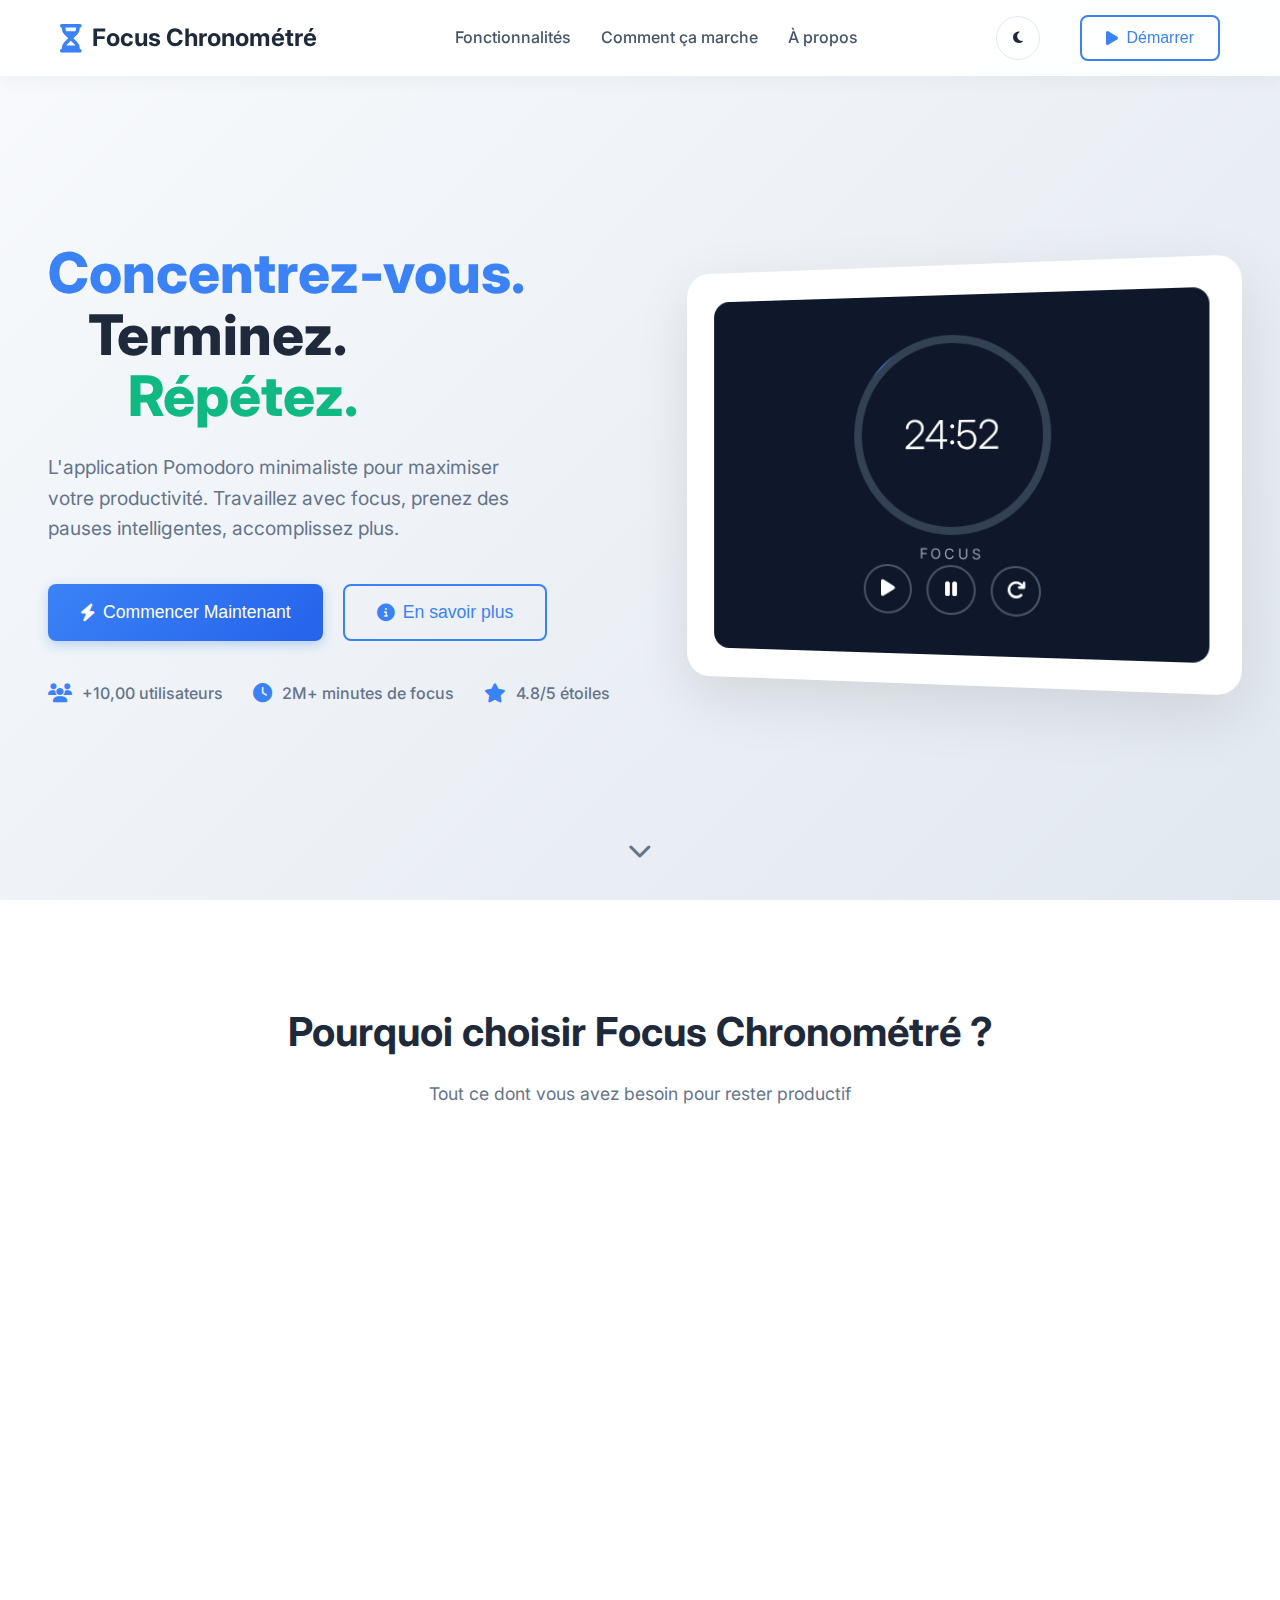
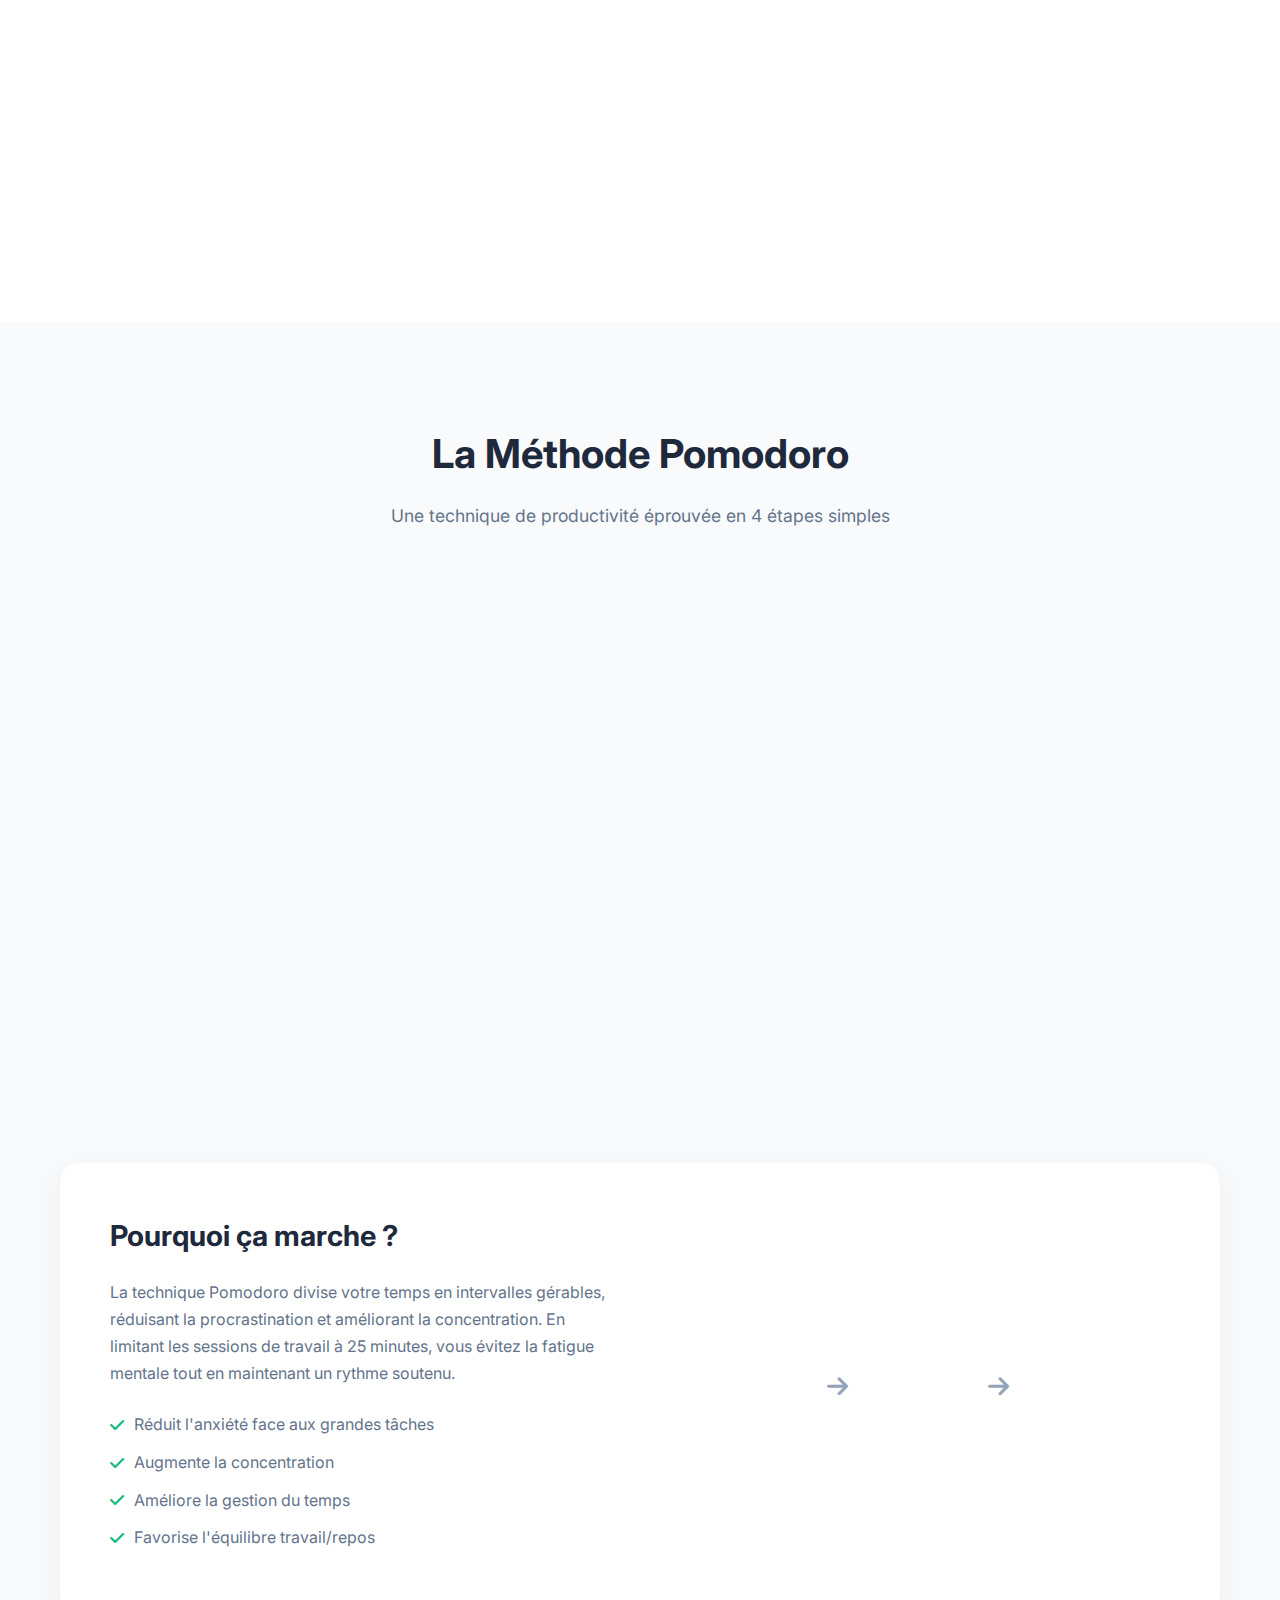
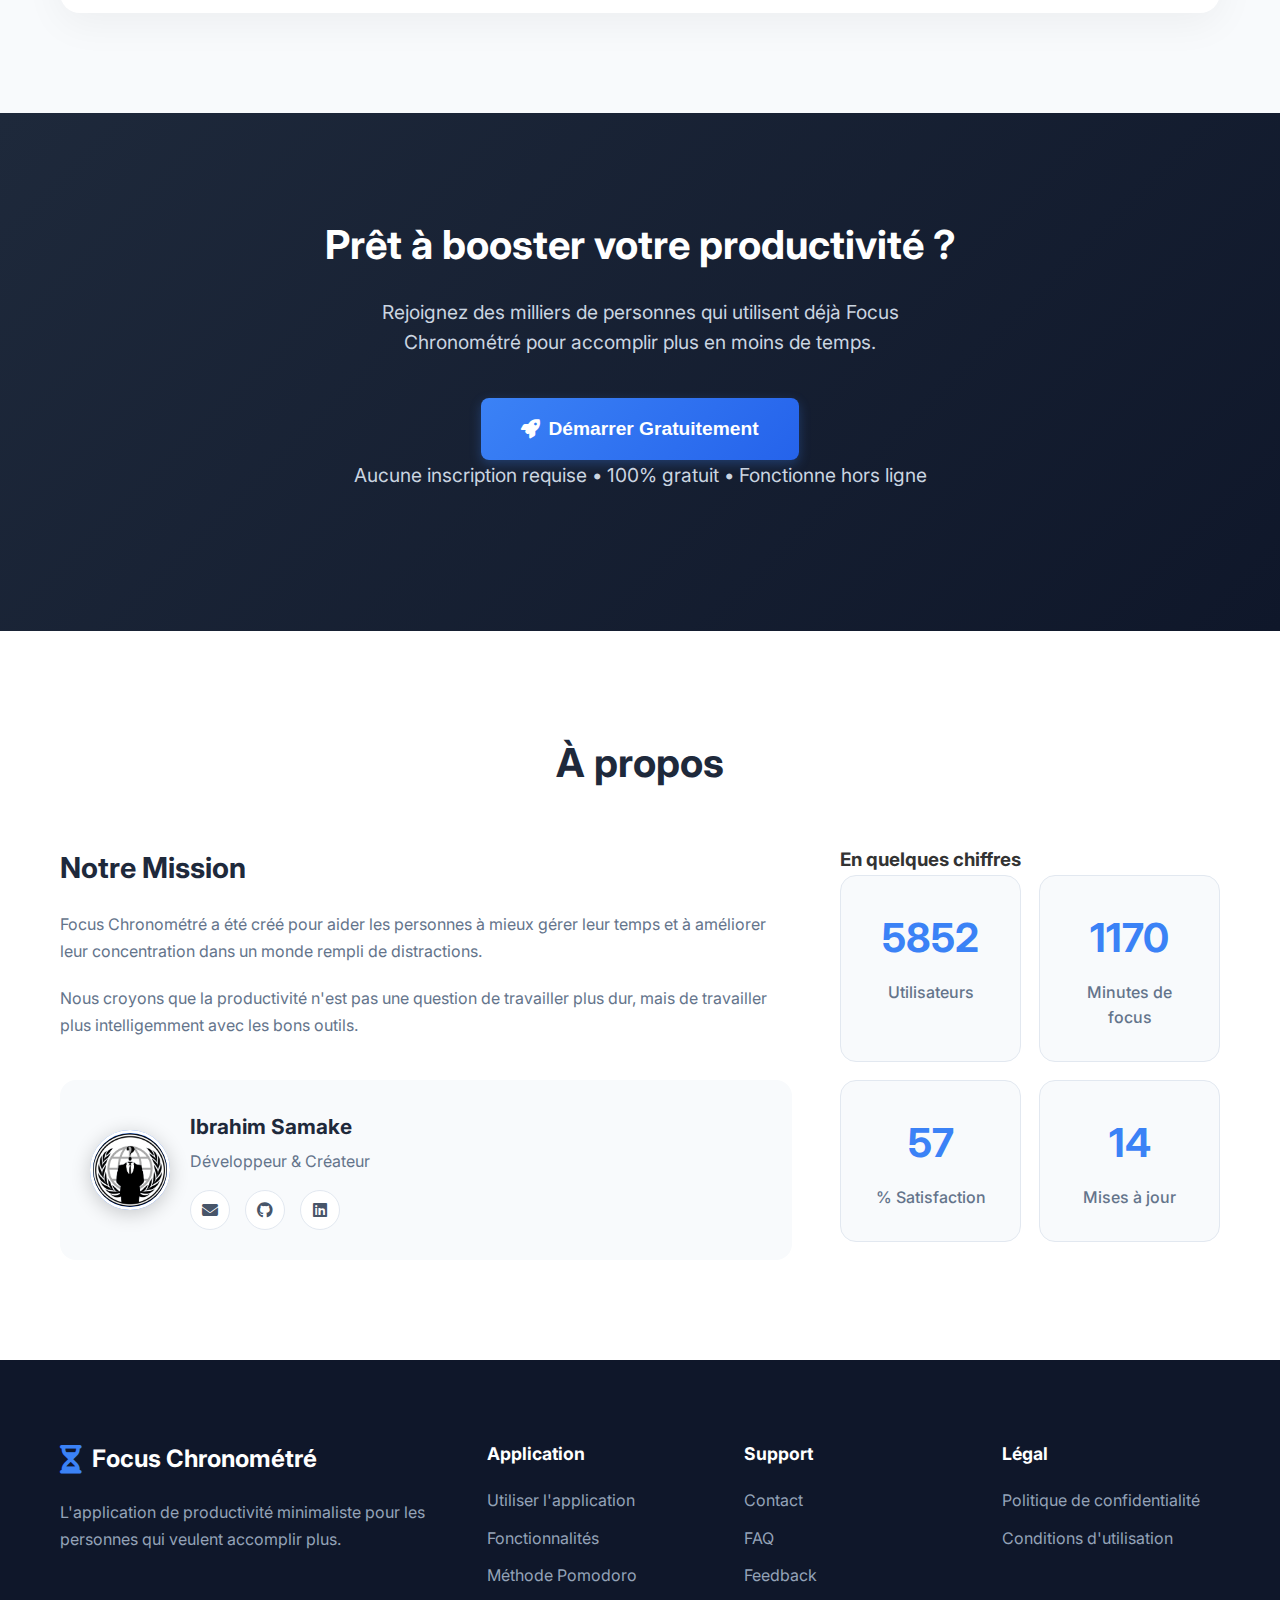
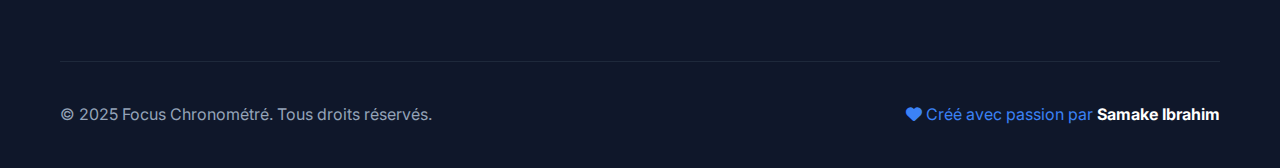
<file: index.html>
<!DOCTYPE html>
<html lang="fr">

<head>
    <meta charset="UTF-8">
    <meta name="viewport" content="width=device-width, initial-scale=1.0">
    <title>Focus Chronométré - Améliorez votre productivité</title>

    <!-- Feuilles de style -->
    <link rel="stylesheet" href="styles/variables.css">
    <link rel="stylesheet" href="styles/homepage.css">

    <!-- Icônes Font Awesome -->
    <link rel="stylesheet" href="https://cdnjs.cloudflare.com/ajax/libs/font-awesome/6.4.0/css/all.min.css">

    <!-- Police Google Fonts -->
    <link rel="preconnect" href="https://fonts.googleapis.com">
    <link rel="preconnect" href="https://fonts.gstatic.com" crossorigin>
    <link href="https://fonts.googleapis.com/css2?family=Inter:wght@300;400;500;600;700&display=swap" rel="stylesheet">

    <!-- Favicon -->
    <link rel="icon" type="image/svg+xml"
        href="data:image/svg+xml,<svg xmlns=%22http://www.w3.org/2000/svg%22 viewBox=%220 0 100 100%22><text y=%22.9em%22 font-size=%2290%22>⏱️</text></svg>">
</head>

<body>
    <!-- Navigation -->
    <!-- Dans la navigation principale -->
    <nav class="main-nav">
        <div class="nav-container">
            <div class="logo">
                <i class="fas fa-hourglass-half"></i>
                <span>Focus Chronométré</span>
            </div>
            <div class="nav-links">
                <a href="#features" class="nav-link">Fonctionnalités</a>
                <a href="#how-it-works" class="nav-link">Comment ça marche</a>
                <a href="#about" class="nav-link">À propos</a>
            </div>

            <!-- AJOUTER ICI : Bouton de thème -->
            <div class="nav-actions">
                <button class="theme-toggle" id="themeToggle" aria-label="Changer le thème">
                    <i class="fas fa-moon"></i>
                </button>
                <button class="btn btn-outline nav-cta" onclick="startApp()">
                    <i class="fas fa-play"></i> Démarrer
                </button>
            </div>
        </div>
    </nav>

    <!-- Hero Section -->
    <section class="hero">
        <div class="hero-content">
            <div class="hero-text">
                <h1 class="hero-title">
                    <span class="highlight">Concentrez-vous.</span>
                    <span class="highlight">Terminez.</span>
                    <span class="highlight">Répétez.</span>
                </h1>
                <p class="hero-subtitle">
                    L'application Pomodoro minimaliste pour maximiser votre productivité.
                    Travaillez avec focus, prenez des pauses intelligentes, accomplissez plus.
                </p>
                <div class="hero-actions">
                    <button class="btn btn-primary btn-large" onclick="startApp()">
                        <i class="fas fa-bolt"></i> Commencer Maintenant
                    </button>
                    <button class="btn btn-outline btn-large" onclick="scrollToFeatures()">
                        <i class="fas fa-info-circle"></i> En savoir plus
                    </button>
                </div>
                <div class="hero-stats">
                    <div class="stat">
                        <i class="fas fa-users"></i>
                        <span>+10,00 utilisateurs</span>
                    </div>
                    <div class="stat">
                        <i class="fas fa-clock"></i>
                        <span>2M+ minutes de focus</span>
                    </div>
                    <div class="stat">
                        <i class="fas fa-star"></i>
                        <span>4.8/5 étoiles</span>
                    </div>
                </div>
            </div>
            <div class="hero-preview">
                <div class="app-preview">
                    <div class="preview-screen">
                        <div class="preview-timer">
                            <div class="preview-circle"></div>
                            <div class="preview-time">25:00</div>
                            <div class="preview-mode">Focus</div>
                        </div>
                        <div class="preview-controls">
                            <button class="preview-btn"><i class="fas fa-play"></i></button>
                            <button class="preview-btn"><i class="fas fa-pause"></i></button>
                            <button class="preview-btn"><i class="fas fa-redo"></i></button>
                        </div>
                    </div>
                </div>
            </div>
        </div>

        <div class="scroll-indicator" onclick="scrollToFeatures()">
            <i class="fas fa-chevron-down"></i>
        </div>
    </section>

    <!-- Features Section -->
    <section class="features" id="features">
        <div class="container">
            <h2 class="section-title">Pourquoi choisir Focus Chronométré ?</h2>
            <p class="section-subtitle">Tout ce dont vous avez besoin pour rester productif</p>

            <div class="features-grid">
                <div class="feature-card">
                    <div class="feature-icon">
                        <i class="fas fa-eye-slash"></i>
                    </div>
                    <h3>Sans Distraction</h3>
                    <p>Interface minimaliste conçue pour vous aider à rester concentré sur votre travail, sans éléments
                        superflus.</p>
                </div>

                <div class="feature-card">
                    <div class="feature-icon">
                        <i class="fas fa-palette"></i>
                    </div>
                    <h3>Personnalisable</h3>
                    <p>Adaptez les durées de travail et de pause selon vos besoins. Choisissez entre thème clair et
                        sombre.</p>
                </div>

                <div class="feature-card">
                    <div class="feature-icon">
                        <i class="fas fa-chart-line"></i>
                    </div>
                    <h3>Suivi des Progrès</h3>
                    <p>Visualisez vos sessions de travail et suivez votre productivité au fil du temps.</p>
                </div>

                <div class="feature-card">
                    <div class="feature-icon">
                        <i class="fas fa-mobile-alt"></i>
                    </div>
                    <h3>100% Responsive</h3>
                    <p>Utilisez l'application sur ordinateur, tablette ou smartphone sans perte de qualité.</p>
                </div>

                <div class="feature-card">
                    <div class="feature-icon">
                        <i class="fas fa-bell"></i>
                    </div>
                    <h3>Notifications Intelligentes</h3>
                    <p>Recevez des alertes discrètes pour les transitions entre travail et pause.</p>
                </div>

                <div class="feature-card">
                    <div class="feature-icon">
                        <i class="fas fa-cloud"></i>
                    </div>
                    <h3>Sauvegarde Automatique</h3>
                    <p>Vos paramètres et statistiques sont sauvegardés automatiquement.</p>
                </div>
            </div>
        </div>
    </section>

    <!-- Le fonctionnement du chrono -->
    <section class="how-it-works" id="how-it-works">
        <div class="container">
            <h2 class="section-title">La Méthode Pomodoro</h2>
            <p class="section-subtitle">Une technique de productivité éprouvée en 4 étapes simples</p>

            <div class="steps">
                <div class="step">
                    <div class="step-number">1</div>
                    <div class="step-content">
                        <h3>Planifiez votre tâche</h3>
                        <p>Choisissez une tâche à accomplir et définissez votre objectif.</p>
                    </div>
                </div>

                <div class="step">
                    <div class="step-number">2</div>
                    <div class="step-content">
                        <h3>Travaillez pendant 25 minutes</h3>
                        <p>Lancez le chronomètre et concentrez-vous uniquement sur votre tâche.</p>
                    </div>
                </div>

                <div class="step">
                    <div class="step-number">3</div>
                    <div class="step-content">
                        <h3>Prenez une pause de 5 minutes</h3>
                        <p>Levez-vous, étirez-vous, détendez-vous. Votre cerveau a besoin de repos.</p>
                    </div>
                </div>

                <div class="step">
                    <div class="step-number">4</div>
                    <div class="step-content">
                        <h3>Répétez le cycle</h3>
                        <p>Après 4 cycles, prenez une pause plus longue de 15-30 minutes.</p>
                    </div>
                </div>
            </div>

            <div class="pomodoro-explained">
                <div class="explanation">
                    <h3>Pourquoi ça marche ?</h3>
                    <p>La technique Pomodoro divise votre temps en intervalles gérables, réduisant la procrastination et
                        améliorant la concentration. En limitant les sessions de travail à 25 minutes, vous évitez la
                        fatigue mentale tout en maintenant un rythme soutenu.</p>
                    <ul>
                        <li><i class="fas fa-check"></i> Réduit l'anxiété face aux grandes tâches</li>
                        <li><i class="fas fa-check"></i> Augmente la concentration</li>
                        <li><i class="fas fa-check"></i> Améliore la gestion du temps</li>
                        <li><i class="fas fa-check"></i> Favorise l'équilibre travail/repos</li>
                    </ul>
                </div>
                <div class="pomodoro-visual">
                    <div class="visual-cycle">
                        <div class="cycle-item focus">
                            <span>25 min</span>
                            <small>Travail</small>
                        </div>
                        <div class="cycle-arrow">
                            <i class="fas fa-arrow-right"></i>
                        </div>
                        <div class="cycle-item break">
                            <span>5 min</span>
                            <small>Pause</small>
                        </div>
                        <div class="cycle-arrow">
                            <i class="fas fa-arrow-right"></i>
                        </div>
                        <div class="cycle-item repeat">
                            <span>×4</span>
                            <small>Cycle</small>
                        </div>
                    </div>
                </div>
            </div>
        </div>
    </section>

    <!-- CTA Section -->
    <section class="cta-section">
        <div class="container">
            <div class="cta-content">
                <h2>Prêt à booster votre productivité ?</h2>
                <p>Rejoignez des milliers de personnes qui utilisent déjà Focus Chronométré pour accomplir plus en moins
                    de temps.</p>
                <button class="btn btn-primary btn-xlarge" onclick="startApp()">
                    <i class="fas fa-rocket"></i> Démarrer Gratuitement
                </button>
                <p class="cta-note">Aucune inscription requise • 100% gratuit • Fonctionne hors ligne</p>
            </div>
        </div>
    </section>

    <!-- About Section -->
    <section class="about" id="about">
        <div class="container">
            <h2 class="section-title">À propos</h2>

            <div class="about-content">
                <div class="about-text">
                    <h3>Notre Mission</h3>
                    <p>Focus Chronométré a été créé pour aider les personnes à mieux gérer leur temps et à améliorer
                        leur concentration dans un monde rempli de distractions.</p>
                    <p>Nous croyons que la productivité n'est pas une question de travailler plus dur, mais de
                        travailler plus intelligemment avec les bons outils.</p>

                    <div class="creator-info">
                        <div class="creator-avatar">
                            <img src="assets/moi.png" alt="Votre Nom - Créateur de Focus Chronométré">
                        </div>
                        <div class="creator-details">
                            <h4>Ibrahim Samake</h4>
                            <p>Développeur & Créateur</p>
                            <div class="creator-links">
                                <a href="mailto:ibrahimsamf23@email.com">
                                    <i class="fas fa-envelope"></i>
                                </a>
                                <a href="https://github.com/Espy-Tech" target="_blank">
                                    <i class="fab fa-github"></i>
                                </a>
                                <a href="https://www.linkedin.com/in/ibrahim-samake-18629038b/" target="_blank">
                                    <i class="fab fa-linkedin"></i>
                                </a>
                            </div>
                        </div>
                    </div>
                </div>

                <div class="about-stats">
                    <h3>En quelques chiffres</h3>
                    <div class="stats-grid">
                        <div class="stat-box">
                            <div class="stat-number" data-count="10000">0</div>
                            <div class="stat-label">Utilisateurs</div>
                        </div>
                        <div class="stat-box">
                            <div class="stat-number" data-count="2000">0</div>
                            <div class="stat-label">Minutes de focus</div>
                        </div>
                        <div class="stat-box">
                            <div class="stat-number" data-count="99">0</div>
                            <div class="stat-label">% Satisfaction</div>
                        </div>
                        <div class="stat-box">
                            <div class="stat-number" data-count="24">0</div>
                            <div class="stat-label">Mises à jour</div>
                        </div>
                    </div>
                </div>
            </div>
        </div>
    </section>

    <!-- Footer -->
    <footer class="main-footer">
        <div class="container">
            <div class="footer-content">
                <div class="footer-brand">
                    <div class="logo">
                        <i class="fas fa-hourglass-half"></i>
                        <span>Focus Chronométré</span>
                    </div>
                    <p>L'application de productivité minimaliste pour les personnes qui veulent accomplir plus.</p>
                </div>

                <div class="footer-links">
                    <div class="link-group">
                        <h4>Application</h4>
                        <a href="app.html">Utiliser l'application</a>
                        <a href="#features">Fonctionnalités</a>
                        <a href="#how-it-works">Méthode Pomodoro</a>
                    </div>

                    <div class="link-group">
                        <h4>Support</h4>
                        <a href="#" onclick="showContactModal()">Contact</a>
                        <a href="#" onclick="showFaqModal()">FAQ</a>
                        <a href="#" onclick="showFeedbackModal()">Feedback</a>
                    </div>

                    <div class="link-group">
                        <h4>Légal</h4>
                        <a href="#" onclick="showPrivacyModal()">Politique de confidentialité</a>
                        <a href="#" onclick="showTermsModal()">Conditions d'utilisation</a>
                    </div>
                </div>
            </div>

            <div class="footer-bottom">
                <p>&copy; 2025 Focus Chronométré. Tous droits réservés.</p>
                <p class="footer-creator">
                    <i class="fas fa-heart"></i> Créé avec passion par <strong>Samake Ibrahim</strong>
                </p>
            </div>
        </div>
    </footer>

    <!-- Contact Modal (simplifié) -->
    <div class="modal" id="contactModal">
        <div class="modal-content small-modal">
            <h3>Contact</h3>
            <p>Pour toute question ou suggestion :</p>
            <p><strong>Email :</strong> ibrahimsamf23@gmail.com</p>
            <button class="btn btn-secondary" onclick="closeModal('contactModal')">Fermer</button>
        </div>
    </div>

    <!-- Scripts -->
    <script src="scripts/homepage.js"></script>

    <!-- Fonctions globales pour les boutons -->
    <script>
        function startApp() {
            window.location.href = 'app.html';
        }

        function scrollToFeatures() {
            document.getElementById('features').scrollIntoView({
                behavior: 'smooth'
            });
        }

        function showContactModal() {
            document.getElementById('contactModal').style.display = 'flex';
        }

        function closeModal(modalId) {
            document.getElementById(modalId).style.display = 'none';
        }

        // Fermer modal en cliquant à l'extérieur
        window.onclick = function (event) {
            if (event.target.classList.contains('modal')) {
                event.target.style.display = 'none';
            }
        }
    </script>
    <script>
        // Anime les compteurs de la page (valeur définie dans l'attribut data-count)
        document.addEventListener('DOMContentLoaded', function () {
            const counters = document.querySelectorAll('.stat-number');
            counters.forEach(counter => {
                const target = parseInt(counter.getAttribute('data-count'), 10) || 0;
                const duration = 1400; // durée de l'animation en ms
                const startTime = performance.now();

                function step(now) {
                    const elapsed = now - startTime;
                    const progress = Math.min(elapsed / duration, 1);
                    const value = Math.floor(progress * target);
                    counter.textContent = value;
                    if (progress < 1) {
                        requestAnimationFrame(step);
                    } else {
                        counter.textContent = target; // assurer la valeur finale exacte
                    }
                }

                requestAnimationFrame(step);
            });
        });
    </script>
</body>

</html>
</file>
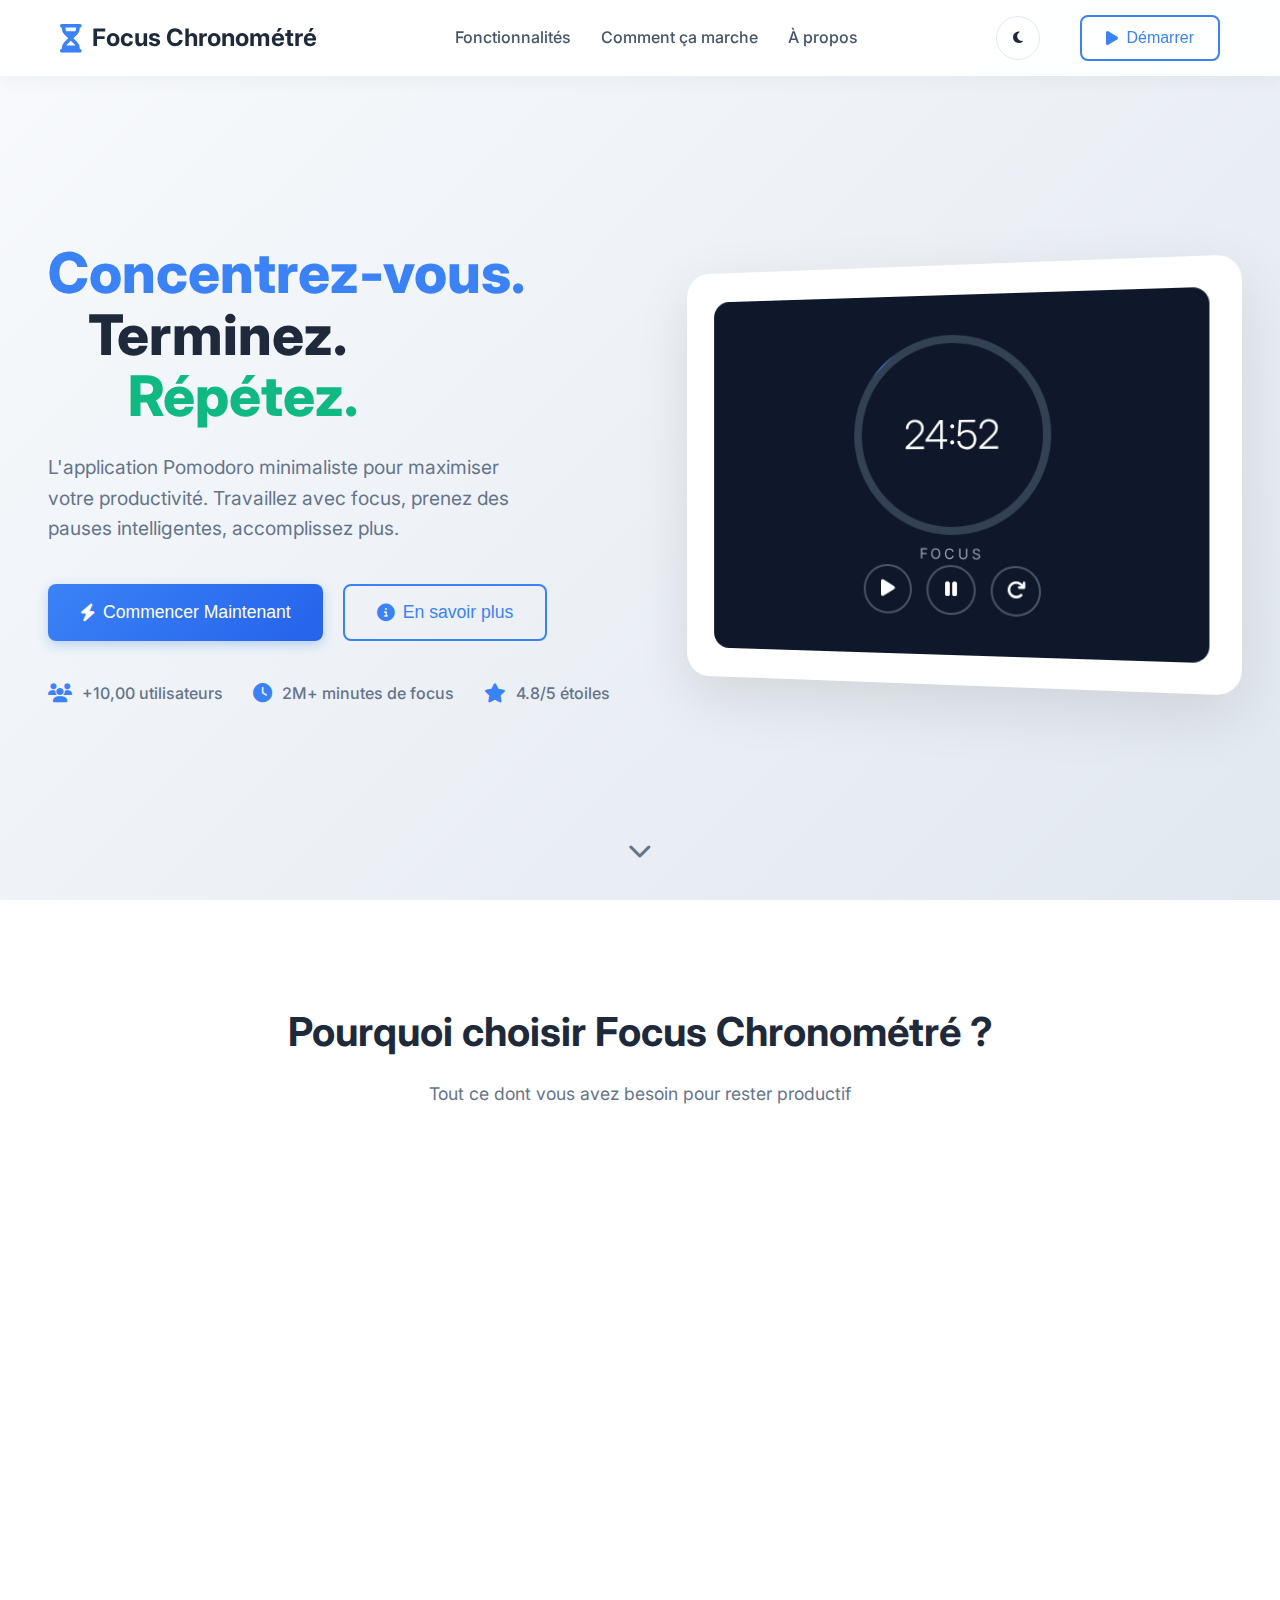
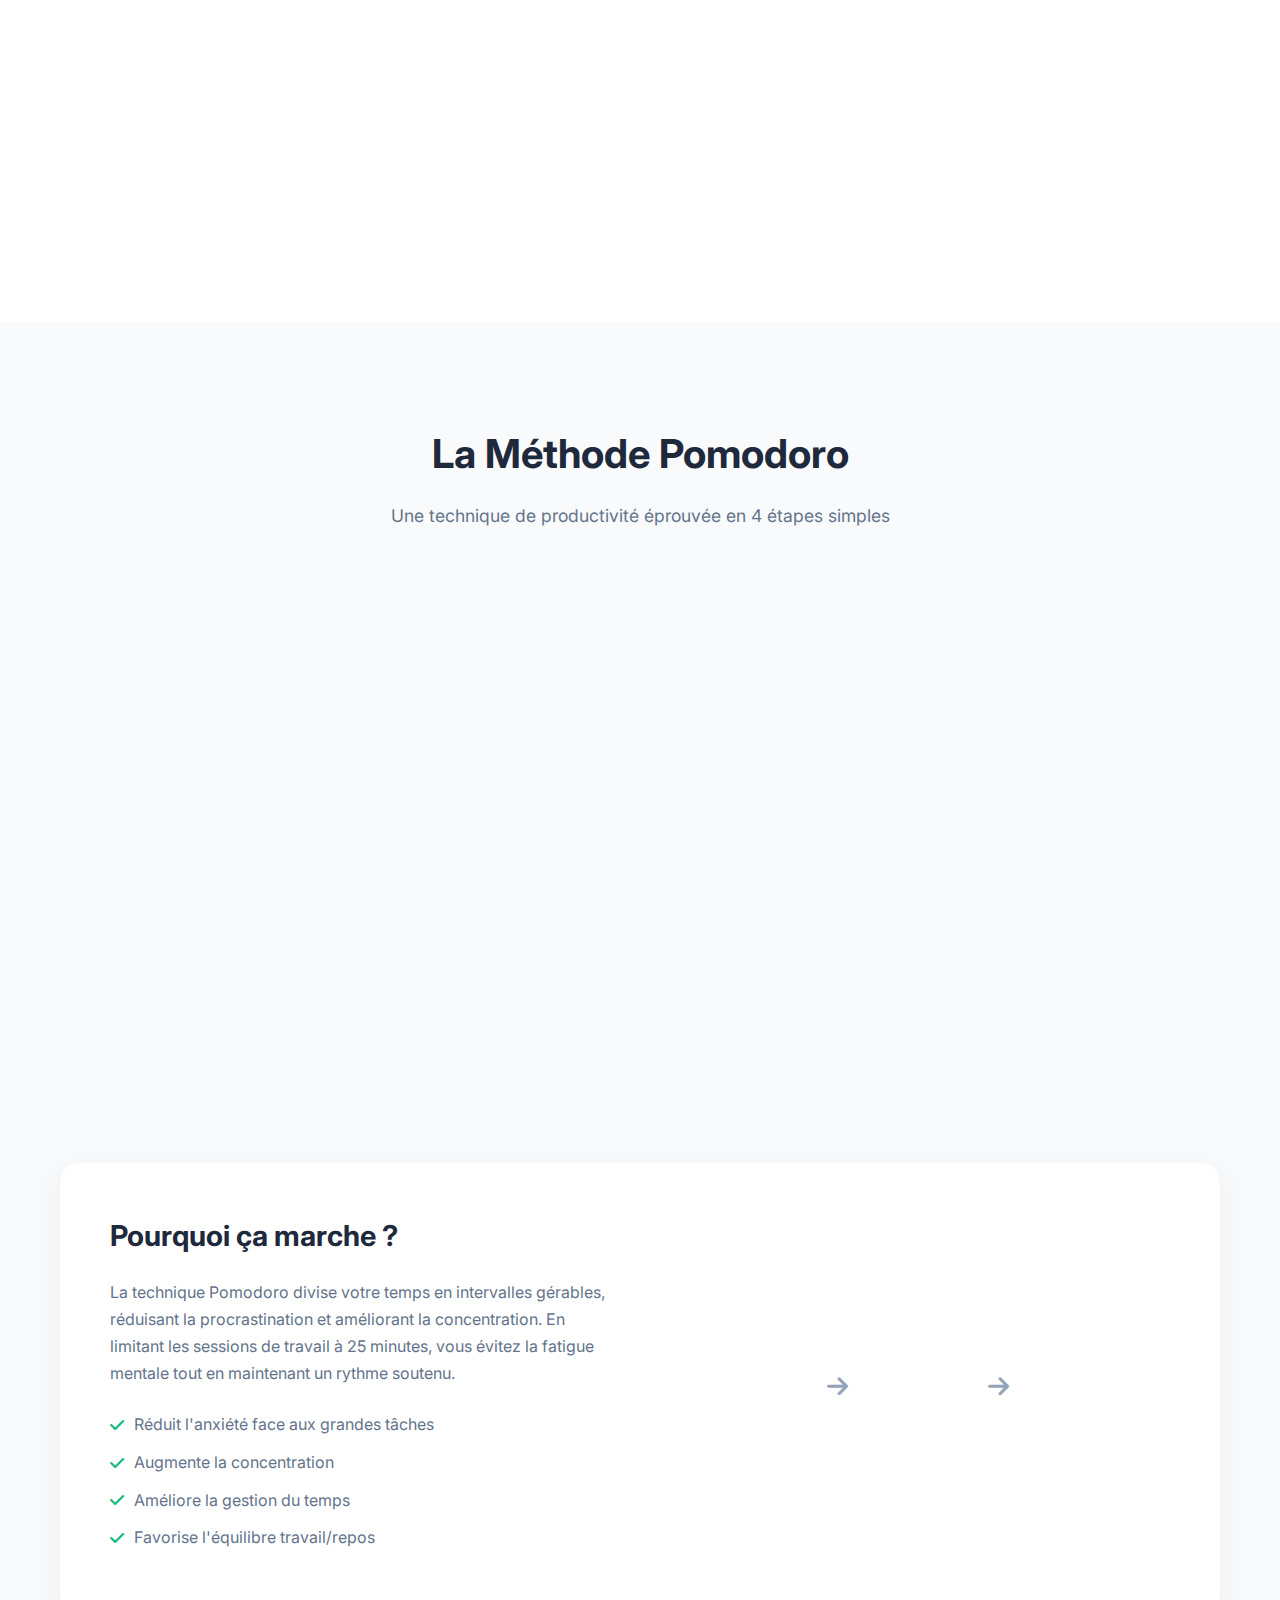
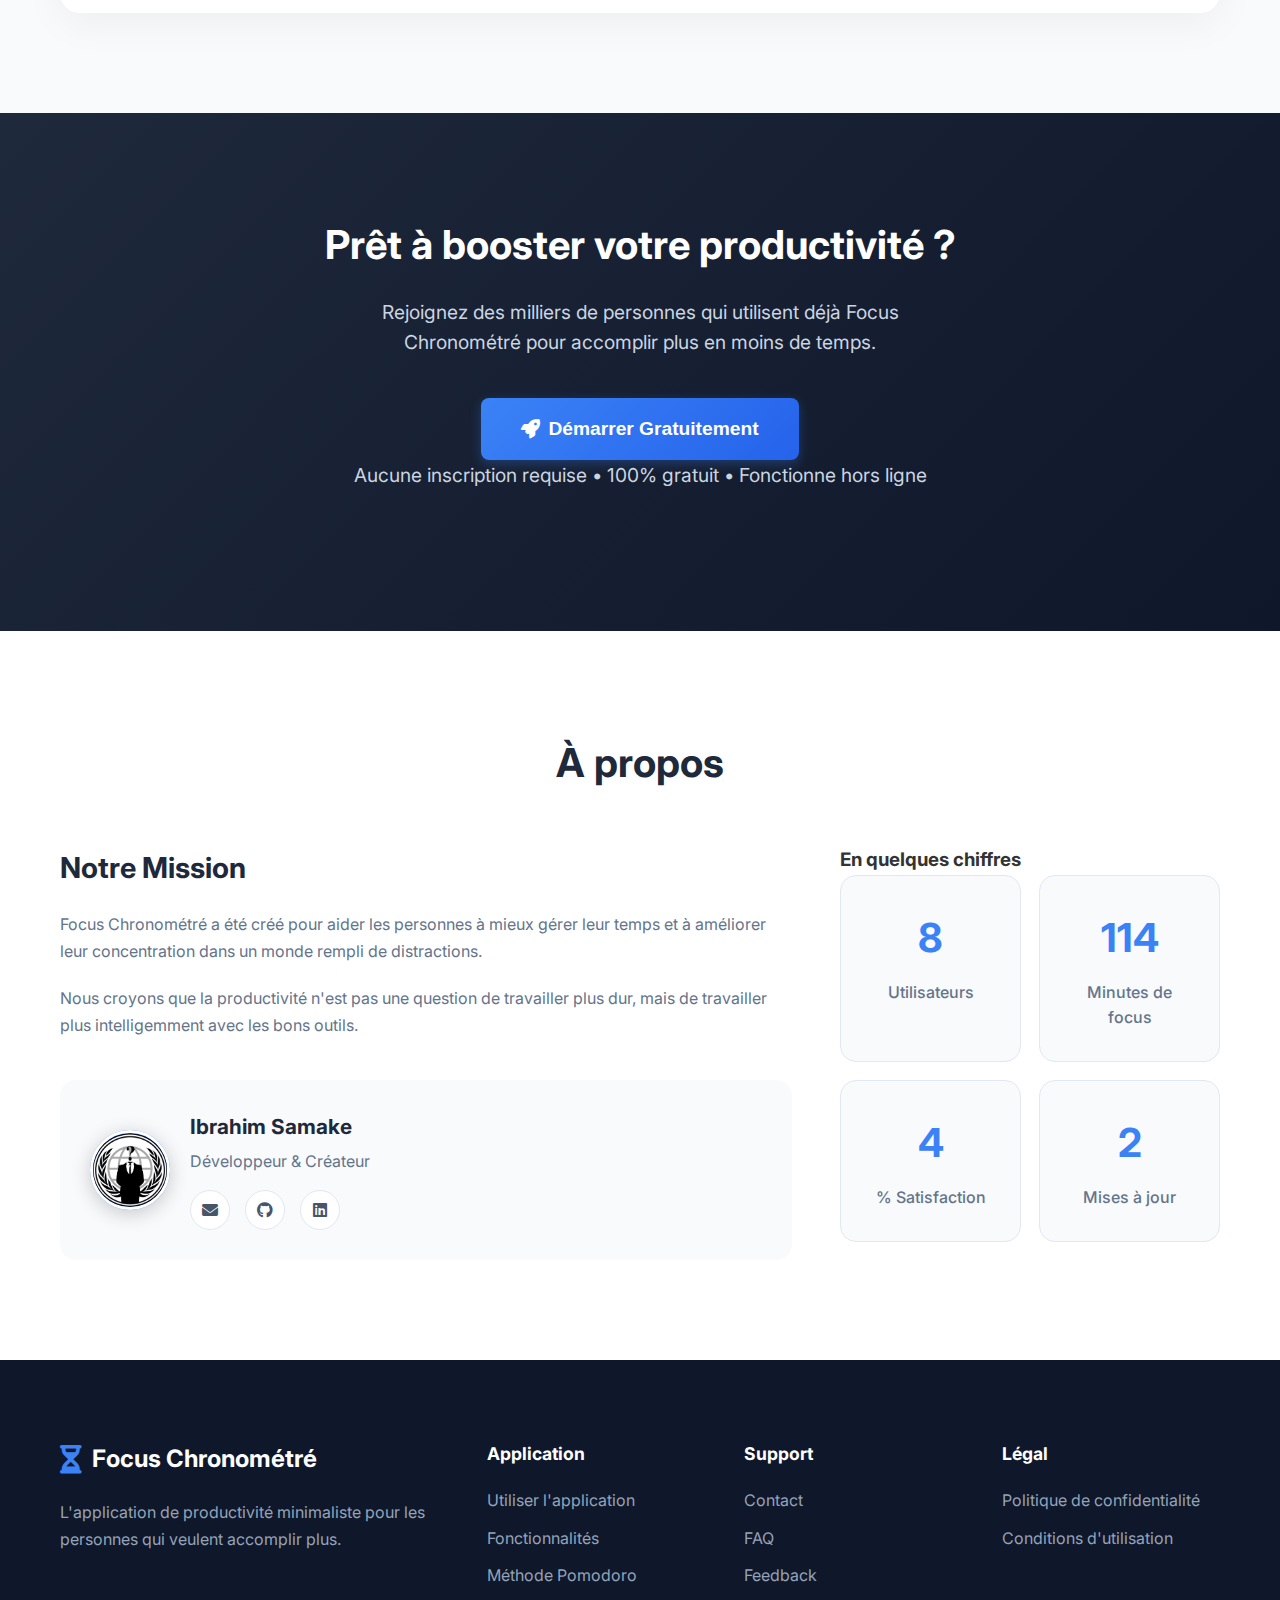
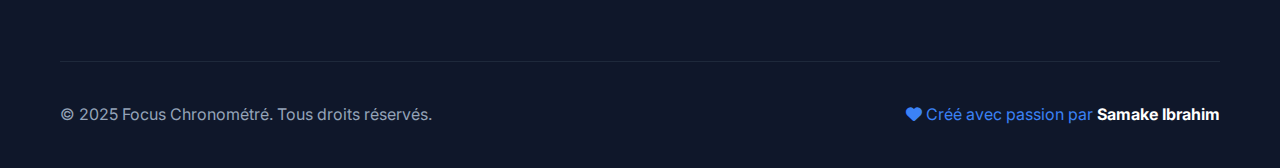
<file: focus/index.html>
<!DOCTYPE html>
<html lang="fr">

<head>
    <!-- Google tag (gtag.js) -->
    <script async src="https://www.googletagmanager.com/gtag/js?id=G-PZSTS627JB"></script>
    <script>
        window.dataLayer = window.dataLayer || [];
        function gtag() { dataLayer.push(arguments); }
        gtag('js', new Date());

        gtag('config', 'G-PZSTS627JB');
    </script>
    <meta charset="UTF-8">
    <meta name="viewport" content="width=device-width, initial-scale=1.0">

    <!-- Google Tag Manager -->
    <script>(function (w, d, s, l, i) {
            w[l] = w[l] || []; w[l].push({
                'gtm.start':
                    new Date().getTime(), event: 'gtm.js'
            }); var f = d.getElementsByTagName(s)[0],
                j = d.createElement(s), dl = l != 'dataLayer' ? '&l=' + l : ''; j.async = true; j.src =
                    'https://www.googletagmanager.com/gtm.js?id=' + i + dl; f.parentNode.insertBefore(j, f);
        })(window, document, 'script', 'dataLayer', 'GTM-T2QTN79M');</script>
    <!-- End Google Tag Manager -->

    <!-- Vérification Google Site -->
    <meta name="google-site-verification" content="30lLvncsUDVfIYFrCyg51EWeUay9xOF6mDsXOMrAOis" />

    <!-- Description -->
    <title>Focus Chronométré - Améliorez votre productivité</title>

    <!-- Feuilles de style -->
    <link rel="stylesheet" href="styles/variables.css">
    <link rel="stylesheet" href="styles/homepage.css">

    <!-- Icônes Font Awesome -->
    <link rel="stylesheet" href="https://cdnjs.cloudflare.com/ajax/libs/font-awesome/6.4.0/css/all.min.css">

    <!-- Police Google Fonts -->
    <link rel="preconnect" href="https://fonts.googleapis.com">
    <link rel="preconnect" href="https://fonts.gstatic.com" crossorigin>
    <link href="https://fonts.googleapis.com/css2?family=Inter:wght@300;400;500;600;700&display=swap" rel="stylesheet">

    <!-- Favicon -->
    <link rel="icon" type="image/svg+xml"
        href="data:image/svg+xml,<svg xmlns=%22http://www.w3.org/2000/svg%22 viewBox=%220 0 100 100%22><text y=%22.9em%22 font-size=%2290%22>⏱️</text></svg>">
</head>
<!-- Google tag (gtag.js) -->
<script async src="https://www.googletagmanager.com/gtag/js?id=G-PZSTS627JB"></script>

<body>
    <!-- Navigation -->
    <!-- Dans la navigation principale -->
    <!-- Google Tag Manager (noscript) -->
    <noscript><iframe src="https://www.googletagmanager.com/ns.html?id=GTM-T2QTN79M" height="0" width="0"
            style="display:none;visibility:hidden"></iframe></noscript>
    <!-- End Google Tag Manager (noscript) -->
    <nav class="main-nav">
        <div class="nav-container">
            <div class="logo">
                <i class="fas fa-hourglass-half"></i>
                <span>Focus Chronométré</span>
            </div>
            <div class="nav-links">
                <a href="#features" class="nav-link">Fonctionnalités</a>
                <a href="#how-it-works" class="nav-link">Comment ça marche</a>
                <a href="#about" class="nav-link">À propos</a>
            </div>

            <!-- AJOUTER ICI : Bouton de thème -->
            <div class="nav-actions">
                <button class="theme-toggle" id="themeToggle" aria-label="Changer le thème">
                    <i class="fas fa-moon"></i>
                </button>
                <button class="btn btn-outline nav-cta" onclick="startApp()">
                    <i class="fas fa-play"></i> Démarrer
                </button>
            </div>
        </div>
    </nav>

    <!-- Hero Section -->
    <section class="hero">
        <div class="hero-content">
            <div class="hero-text">
                <h1 class="hero-title">
                    <span class="highlight">Concentrez-vous.</span>
                    <span class="highlight">Terminez.</span>
                    <span class="highlight">Répétez.</span>
                </h1>
                <p class="hero-subtitle">
                    L'application Pomodoro minimaliste pour maximiser votre productivité.
                    Travaillez avec focus, prenez des pauses intelligentes, accomplissez plus.
                </p>
                <div class="hero-actions">
                    <button class="btn btn-primary btn-large" onclick="startApp()">
                        <i class="fas fa-bolt"></i> Commencer Maintenant
                    </button>
                    <button class="btn btn-outline btn-large" onclick="scrollToFeatures()">
                        <i class="fas fa-info-circle"></i> En savoir plus
                    </button>
                </div>
                <div class="hero-stats">
                    <div class="stat">
                        <i class="fas fa-users"></i>
                        <span>+10,00 utilisateurs</span>
                    </div>
                    <div class="stat">
                        <i class="fas fa-clock"></i>
                        <span>2M+ minutes de focus</span>
                    </div>
                    <div class="stat">
                        <i class="fas fa-star"></i>
                        <span>4.8/5 étoiles</span>
                    </div>
                </div>
            </div>
            <div class="hero-preview">
                <div class="app-preview">
                    <div class="preview-screen">
                        <div class="preview-timer">
                            <div class="preview-circle"></div>
                            <div class="preview-time">25:00</div>
                            <div class="preview-mode">Focus</div>
                        </div>
                        <div class="preview-controls">
                            <button class="preview-btn"><i class="fas fa-play"></i></button>
                            <button class="preview-btn"><i class="fas fa-pause"></i></button>
                            <button class="preview-btn"><i class="fas fa-redo"></i></button>
                        </div>
                    </div>
                </div>
            </div>
        </div>

        <div class="scroll-indicator" onclick="scrollToFeatures()">
            <i class="fas fa-chevron-down"></i>
        </div>
    </section>

    <!-- Features Section -->
    <section class="features" id="features">
        <div class="container">
            <h2 class="section-title">Pourquoi choisir Focus Chronométré ?</h2>
            <p class="section-subtitle">Tout ce dont vous avez besoin pour rester productif</p>

            <div class="features-grid">
                <div class="feature-card">
                    <div class="feature-icon">
                        <i class="fas fa-eye-slash"></i>
                    </div>
                    <h3>Sans Distraction</h3>
                    <p>Interface minimaliste conçue pour vous aider à rester concentré sur votre travail, sans éléments
                        superflus.</p>
                </div>

                <div class="feature-card">
                    <div class="feature-icon">
                        <i class="fas fa-palette"></i>
                    </div>
                    <h3>Personnalisable</h3>
                    <p>Adaptez les durées de travail et de pause selon vos besoins. Choisissez entre thème clair et
                        sombre.</p>
                </div>

                <div class="feature-card">
                    <div class="feature-icon">
                        <i class="fas fa-chart-line"></i>
                    </div>
                    <h3>Suivi des Progrès</h3>
                    <p>Visualisez vos sessions de travail et suivez votre productivité au fil du temps.</p>
                </div>

                <div class="feature-card">
                    <div class="feature-icon">
                        <i class="fas fa-mobile-alt"></i>
                    </div>
                    <h3>100% Responsive</h3>
                    <p>Utilisez l'application sur ordinateur, tablette ou smartphone sans perte de qualité.</p>
                </div>

                <div class="feature-card">
                    <div class="feature-icon">
                        <i class="fas fa-bell"></i>
                    </div>
                    <h3>Notifications Intelligentes</h3>
                    <p>Recevez des alertes discrètes pour les transitions entre travail et pause.</p>
                </div>

                <div class="feature-card">
                    <div class="feature-icon">
                        <i class="fas fa-cloud"></i>
                    </div>
                    <h3>Sauvegarde Automatique</h3>
                    <p>Vos paramètres et statistiques sont sauvegardés automatiquement.</p>
                </div>
            </div>
        </div>
    </section>

    <!-- Le fonctionnement du chrono -->
    <section class="how-it-works" id="how-it-works">
        <div class="container">
            <h2 class="section-title">La Méthode Pomodoro</h2>
            <p class="section-subtitle">Une technique de productivité éprouvée en 4 étapes simples</p>

            <div class="steps">
                <div class="step">
                    <div class="step-number">1</div>
                    <div class="step-content">
                        <h3>Planifiez votre tâche</h3>
                        <p>Choisissez une tâche à accomplir et définissez votre objectif.</p>
                    </div>
                </div>

                <div class="step">
                    <div class="step-number">2</div>
                    <div class="step-content">
                        <h3>Travaillez pendant 25 minutes</h3>
                        <p>Lancez le chronomètre et concentrez-vous uniquement sur votre tâche.</p>
                    </div>
                </div>

                <div class="step">
                    <div class="step-number">3</div>
                    <div class="step-content">
                        <h3>Prenez une pause de 5 minutes</h3>
                        <p>Levez-vous, étirez-vous, détendez-vous. Votre cerveau a besoin de repos.</p>
                    </div>
                </div>

                <div class="step">
                    <div class="step-number">4</div>
                    <div class="step-content">
                        <h3>Répétez le cycle</h3>
                        <p>Après 4 cycles, prenez une pause plus longue de 15-30 minutes.</p>
                    </div>
                </div>
            </div>

            <div class="pomodoro-explained">
                <div class="explanation">
                    <h3>Pourquoi ça marche ?</h3>
                    <p>La technique Pomodoro divise votre temps en intervalles gérables, réduisant la procrastination et
                        améliorant la concentration. En limitant les sessions de travail à 25 minutes, vous évitez la
                        fatigue mentale tout en maintenant un rythme soutenu.</p>
                    <ul>
                        <li><i class="fas fa-check"></i> Réduit l'anxiété face aux grandes tâches</li>
                        <li><i class="fas fa-check"></i> Augmente la concentration</li>
                        <li><i class="fas fa-check"></i> Améliore la gestion du temps</li>
                        <li><i class="fas fa-check"></i> Favorise l'équilibre travail/repos</li>
                    </ul>
                </div>
                <div class="pomodoro-visual">
                    <div class="visual-cycle">
                        <div class="cycle-item focus">
                            <span>25 min</span>
                            <small>Travail</small>
                        </div>
                        <div class="cycle-arrow">
                            <i class="fas fa-arrow-right"></i>
                        </div>
                        <div class="cycle-item break">
                            <span>5 min</span>
                            <small>Pause</small>
                        </div>
                        <div class="cycle-arrow">
                            <i class="fas fa-arrow-right"></i>
                        </div>
                        <div class="cycle-item repeat">
                            <span>×4</span>
                            <small>Cycle</small>
                        </div>
                    </div>
                </div>
            </div>
        </div>
    </section>

    <!-- CTA Section -->
    <section class="cta-section">
        <div class="container">
            <div class="cta-content">
                <h2>Prêt à booster votre productivité ?</h2>
                <p>Rejoignez des milliers de personnes qui utilisent déjà Focus Chronométré pour accomplir plus en moins
                    de temps.</p>
                <button class="btn btn-primary btn-xlarge" onclick="startApp()">
                    <i class="fas fa-rocket"></i> Démarrer Gratuitement
                </button>
                <p class="cta-note">Aucune inscription requise • 100% gratuit • Fonctionne hors ligne</p>
            </div>
        </div>
    </section>

    <!-- About Section -->
    <section class="about" id="about">
        <div class="container">
            <h2 class="section-title">À propos</h2>

            <div class="about-content">
                <div class="about-text">
                    <h3>Notre Mission</h3>
                    <p>Focus Chronométré a été créé pour aider les personnes à mieux gérer leur temps et à améliorer
                        leur concentration dans un monde rempli de distractions.</p>
                    <p>Nous croyons que la productivité n'est pas une question de travailler plus dur, mais de
                        travailler plus intelligemment avec les bons outils.</p>

                    <div class="creator-info">
                        <div class="creator-avatar">
                            <img src="assets/moi.png" alt="Votre Nom - Créateur de Focus Chronométré">
                        </div>
                        <div class="creator-details">
                            <h4>Ibrahim Samake</h4>
                            <p>Développeur & Créateur</p>
                            <div class="creator-links">
                                <a href="mailto:ibrahimsamf23@email.com">
                                    <i class="fas fa-envelope"></i>
                                </a>
                                <a href="https://github.com/Espy-Tech" target="_blank">
                                    <i class="fab fa-github"></i>
                                </a>
                                <a href="https://www.linkedin.com/in/ibrahim-samake-18629038b/" target="_blank">
                                    <i class="fab fa-linkedin"></i>
                                </a>
                            </div>
                        </div>
                    </div>
                </div>

                <div class="about-stats">
                    <h3>En quelques chiffres</h3>
                    <div class="stats-grid">
                        <div class="stat-box">
                            <div class="stat-number" data-count="15">0</div>
                            <div class="stat-label">Utilisateurs</div>
                        </div>
                        <div class="stat-box">
                            <div class="stat-number" data-count="200">0</div>
                            <div class="stat-label">Minutes de focus</div>
                        </div>
                        <div class="stat-box">
                            <div class="stat-number" data-count="7">0</div>
                            <div class="stat-label">% Satisfaction</div>
                        </div>
                        <div class="stat-box">
                            <div class="stat-number" data-count="5">0</div>
                            <div class="stat-label">Mises à jour</div>
                        </div>
                    </div>
                </div>
            </div>
        </div>
    </section>

    <!-- Footer -->
    <footer class="main-footer">
        <div class="container">
            <div class="footer-content">
                <div class="footer-brand">
                    <div class="logo">
                        <i class="fas fa-hourglass-half"></i>
                        <span>Focus Chronométré</span>
                    </div>
                    <p>L'application de productivité minimaliste pour les personnes qui veulent accomplir plus.</p>
                </div>

                <div class="footer-links">
                    <div class="link-group">
                        <h4>Application</h4>
                        <a href="app.html">Utiliser l'application</a>
                        <a href="#features">Fonctionnalités</a>
                        <a href="#how-it-works">Méthode Pomodoro</a>
                    </div>

                    <div class="link-group">
                        <h4>Support</h4>
                        <a href="#" onclick="showContactModal()">Contact</a>
                        <a href="#" onclick="showFaqModal()">FAQ</a>
                        <a href="#" onclick="showFeedbackModal()">Feedback</a>
                    </div>

                    <div class="link-group">
                        <h4>Légal</h4>
                        <a href="#" onclick="showPrivacyModal()">Politique de confidentialité</a>
                        <a href="#" onclick="showTermsModal()">Conditions d'utilisation</a>
                    </div>
                </div>
            </div>

            <div class="footer-bottom">
                <p>&copy; 2025 Focus Chronométré. Tous droits réservés.</p>
                <p class="footer-creator">
                    <i class="fas fa-heart"></i> Créé avec passion par <strong>Samake Ibrahim</strong>
                </p>
            </div>
        </div>
    </footer>

    <!-- Contact Modal (simplifié) -->
    <div class="modal" id="contactModal">
        <div class="modal-content small-modal">
            <h3>Contact</h3>
            <p>Pour toute question ou suggestion :</p>
            <p><strong>Email :</strong> ibrahimsamf23@gmail.com</p>
            <button class="btn btn-secondary" onclick="closeModal('contactModal')">Fermer</button>
        </div>
    </div>

    <!-- Scripts -->
    <script src="scripts/homepage.js"></script>

    <!-- Fonctions globales pour les boutons -->
    <script>
        function startApp() {
            window.location.href = 'app.html';
        }

        function scrollToFeatures() {
            document.getElementById('features').scrollIntoView({
                behavior: 'smooth'
            });
        }

        function showContactModal() {
            document.getElementById('contactModal').style.display = 'flex';
        }

        function closeModal(modalId) {
            document.getElementById(modalId).style.display = 'none';
        }

        // Fermer modal en cliquant à l'extérieur
        window.onclick = function (event) {
            if (event.target.classList.contains('modal')) {
                event.target.style.display = 'none';
            }
        }
    </script>
    <script>
        // Anime les compteurs de la page (valeur définie dans l'attribut data-count)
        document.addEventListener('DOMContentLoaded', function () {
            const counters = document.querySelectorAll('.stat-number');
            counters.forEach(counter => {
                const target = parseInt(counter.getAttribute('data-count'), 10) || 0;
                const duration = 1400; // durée de l'animation en ms
                const startTime = performance.now();

                function step(now) {
                    const elapsed = now - startTime;
                    const progress = Math.min(elapsed / duration, 1);
                    const value = Math.floor(progress * target);
                    counter.textContent = value;
                    if (progress < 1) {
                        requestAnimationFrame(step);
                    } else {
                        counter.textContent = target; // assurer la valeur finale exacte
                    }
                }

                requestAnimationFrame(step);
            });
        });
    </script>
</body>

</html>
</file>
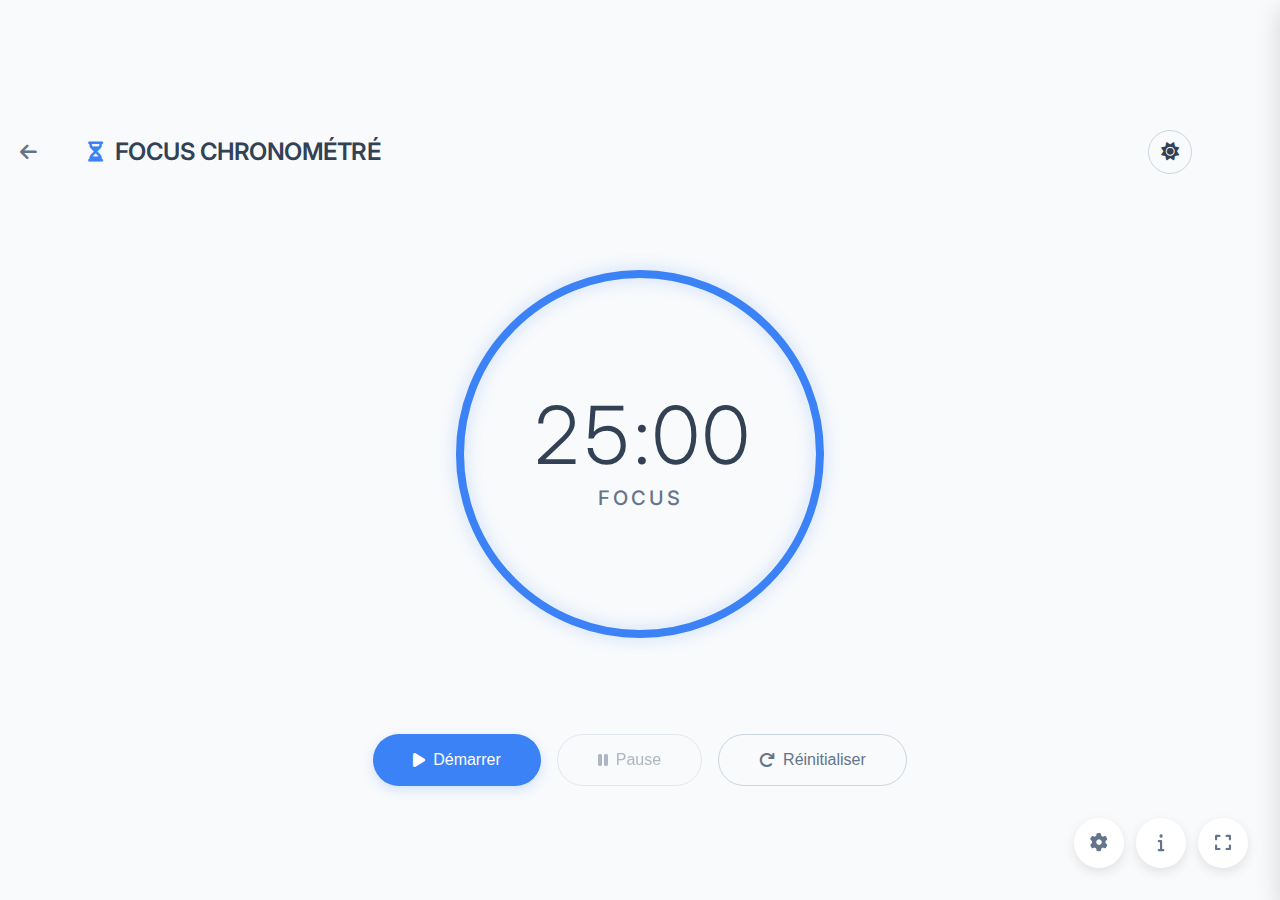
<file: app.html>
<!DOCTYPE html>
<html lang="fr">

<head>
    <!-- Google tag (gtag.js) -->
    <script async src="https://www.googletagmanager.com/gtag/js?id=G-PZSTS627JB"></script>
    <script>
        window.dataLayer = window.dataLayer || [];
        function gtag() { dataLayer.push(arguments); }
        gtag('js', new Date());

        gtag('config', 'G-PZSTS627JB');
    </script>
    <!-- Google Tag Manager -->
    <script>(function (w, d, s, l, i) {
            w[l] = w[l] || []; w[l].push({
                'gtm.start':
                    new Date().getTime(), event: 'gtm.js'
            }); var f = d.getElementsByTagName(s)[0],
                j = d.createElement(s), dl = l != 'dataLayer' ? '&l=' + l : ''; j.async = true; j.src =
                    'https://www.googletagmanager.com/gtm.js?id=' + i + dl; f.parentNode.insertBefore(j, f);
        })(window, document, 'script', 'dataLayer', 'GTM-T2QTN79M');</script>
    <!-- End Google Tag Manager -->
    <meta charset="UTF-8">
    <meta name="viewport" content="width=device-width, initial-scale=1.0">
    <title>Focus Chronométré - Application de Productivité</title>

    <!-- Feuilles de style -->
    <link rel="stylesheet" href="styles/variables.css">
    <link rel="stylesheet" href="styles/main.css">

    <!-- Icônes Font Awesome -->
    <link rel="stylesheet" href="https://cdnjs.cloudflare.com/ajax/libs/font-awesome/6.4.0/css/all.min.css">

    <!-- Favicon -->
    <link rel="icon" type="image/svg+xml"
        href="data:image/svg+xml,<svg xmlns=%22http://www.w3.org/2000/svg%22 viewBox=%220 0 100 100%22><text y=%22.9em%22 font-size=%2290%22>⏱️</text></svg>">

    <!-- Polices Google Fonts (optionnel) -->
    <link rel="preconnect" href="https://fonts.googleapis.com">
    <link rel="preconnect" href="https://fonts.gstatic.com" crossorigin>
    <link href="https://fonts.googleapis.com/css2?family=Inter:wght@300;400;500;600&display=swap" rel="stylesheet">
</head>

<body>

    <!-- Google Tag Manager (noscript) -->
    <noscript><iframe src="https://www.googletagmanager.com/ns.html?id=GTM-T2QTN79M" height="0" width="0"
            style="display:none;visibility:hidden"></iframe></noscript>
    <!-- End Google Tag Manager (noscript) -->
    <!-- Conteneur principal de l'application -->
    <div class="app-container">

        <!-- En-tête de l'application -->
        <header class="app-header">
            <a href="index.html" class="back-home" title="Retour à l'accueil">
                <i class="fas fa-arrow-left"></i>
            </a>
            <h1 class="app-title">
                <i class="fas fa-hourglass-half"></i>
                FOCUS CHRONOMÉTRÉ
            </h1>

            <!-- Bouton de basculement thème clair/sombre -->
            <button class="theme-toggle" id="themeToggle" aria-label="Changer le thème">
                <i class="fas fa-moon"></i>
            </button>
        </header>

        <!-- Section principale contenant le chronomètre -->
        <main class="timer-section">

            <!-- Conteneur du cercle de progression -->
            <div class="timer-container">

                <!-- SVG pour le cercle de progression animé -->
                <svg class="progress-circle" viewBox="0 0 400 400" aria-labelledby="timerTitle">
                    <title id="timerTitle">Cercle de progression du chronomètre</title>

                    <!-- Cercle de fond (arrière-plan) -->
                    <circle class="progress-background" cx="200" cy="200" r="180"></circle>

                    <!-- Barre de progression animée -->
                    <circle class="progress-bar" id="progressBar" cx="200" cy="200" r="180"></circle>
                </svg>

                <!-- Affichage numérique du temps -->
                <div class="timer-display">
                    <!-- Temps formaté (minutes:secondes) -->
                    <div class="time" id="timeDisplay" aria-live="polite">25:00</div>

                    <!-- Indicateur du mode actuel (Focus/Pause) -->
                    <div class="mode-text" id="modeText">Focus</div>
                </div>
            </div>

            <!-- Contrôles principaux du chronomètre -->
            <div class="controls" role="group" aria-label="Contrôles du chronomètre">
                <!-- Bouton Démarrer/Reprendre -->
                <button class="btn btn-primary" id="startBtn" aria-label="Démarrer le chronomètre">
                    <i class="fas fa-play"></i> Démarrer
                </button>

                <!-- Bouton Pause -->
                <button class="btn btn-secondary" id="pauseBtn" disabled aria-label="Mettre en pause">
                    <i class="fas fa-pause"></i> Pause
                </button>

                <!-- Bouton Réinitialiser -->
                <button class="btn btn-secondary" id="resetBtn" aria-label="Réinitialiser le chronomètre">
                    <i class="fas fa-redo"></i> Réinitialiser
                </button>
            </div>
        </main>
    </div>

    <!-- Panneau des paramètres (caché par défaut) -->
    <aside class="settings-panel" id="settingsPanel" aria-hidden="true" aria-label="Panneau des paramètres">
        <div class="settings-header">
            <h2 class="settings-title">
                <i class="fas fa-cog"></i> Paramètres
            </h2>

            <!-- Bouton pour fermer le panneau -->
            <button class="close-settings" id="closeSettings" aria-label="Fermer les paramètres">
                <i class="fas fa-times"></i>
            </button>
        </div>

        <!-- Configuration des durées -->
        <div class="setting-group">
            <label class="setting-label">Durées des sessions (minutes)</label>

            <div class="time-inputs">
                <!-- Durée de focus -->
                <div class="time-input">
                    <label for="focusTime">Focus</label>
                    <input type="number" id="focusTime" min="1" max="120" value="25"
                        aria-label="Durée de la session de focus en minutes">
                </div>

                <!-- Durée de pause -->
                <div class="time-input">
                    <label for="breakTime">Pause</label>
                    <input type="number" id="breakTime" min="1" max="30" value="5"
                        aria-label="Durée de la pause en minutes">
                </div>
            </div>
        </div>

        <!-- Option de son -->
        <div class="setting-group">
            <div class="sound-toggle">
                <span class="setting-label">Son de notification</span>

                <!-- Interrupteur pour activer/désactiver le son -->
                <label class="toggle-switch" aria-label="Activer/désactiver les notifications sonores">
                    <input type="checkbox" id="soundToggle" checked>
                    <span class="slider"></span>
                </label>
            </div>
        </div>

        <!-- Bouton pour sauvegarder les paramètres -->
        <div class="setting-group">
            <button class="btn btn-primary" id="saveSettings" aria-label="Enregistrer les paramètres">
                <i class="fas fa-save"></i> Enregistrer les paramètres
            </button>
        </div>

        <!-- Statistiques (optionnel) -->
        <div class="setting-group">
            <div class="stats">
                <h3 class="stats-title">Statistiques de la journée</h3>
                <div class="stats-grid">
                    <div class="stat-item">
                        <span class="stat-value" id="focusSessions">0</span>
                        <span class="stat-label">Sessions</span>
                    </div>
                    <div class="stat-item">
                        <span class="stat-value" id="totalFocusTime">0</span>
                        <span class="stat-label">Minutes</span>
                    </div>
                </div>
            </div>
        </div>
    </aside>

    <!-- Navigation secondaire (boutons flottants) -->
    <nav class="footer-nav" aria-label="Navigation secondaire">
        <!-- Bouton Paramètres -->
        <button class="nav-btn" id="settingsBtn" aria-label="Ouvrir les paramètres">
            <i class="fas fa-cog"></i>
            <span class="sr-only">Paramètres</span>
        </button>

        <!-- Bouton Informations -->
        <button class="nav-btn" id="infoBtn" aria-label="Afficher les informations">
            <i class="fas fa-info"></i>
            <span class="sr-only">Informations</span>
        </button>

        <!-- Bouton Plein écran (optionnel) -->
        <button class="nav-btn" id="fullscreenBtn" aria-label="Mode plein écran">
            <i class="fas fa-expand"></i>
            <span class="sr-only">Plein écran</span>
        </button>
    </nav>

    <!-- Modal pour les notifications et informations -->
    <div class="modal" id="modal" role="dialog" aria-modal="false" aria-labelledby="modalTitle">
        <div class="modal-content">
            <!-- Titre du modal -->
            <h3 class="modal-title" id="modalTitle">Session Terminée</h3>

            <!-- Message du modal -->
            <p class="modal-message" id="modalMessage">
                Votre session de focus est terminée. Il est temps de prendre une pause.
            </p>

            <!-- Actions du modal -->
            <div class="modal-actions">
                <!-- Bouton d'action principal -->
                <button class="btn btn-primary" id="modalActionBtn">Commencer la pause</button>

                <!-- Bouton pour fermer -->
                <button class="btn btn-secondary" id="modalCloseBtn">Fermer</button>
            </div>
        </div>
    </div>

    <!-- Chargement des scripts JavaScript -->
    <!-- Les scripts sont chargés à la fin pour améliorer les performances -->
    <script src="scripts/timer.js"></script>
    <script src="scripts/settings.js"></script>
    <script src="scripts/ui.js"></script>
    <script src="scripts/app.js"></script>
</body>

</html>
</file>
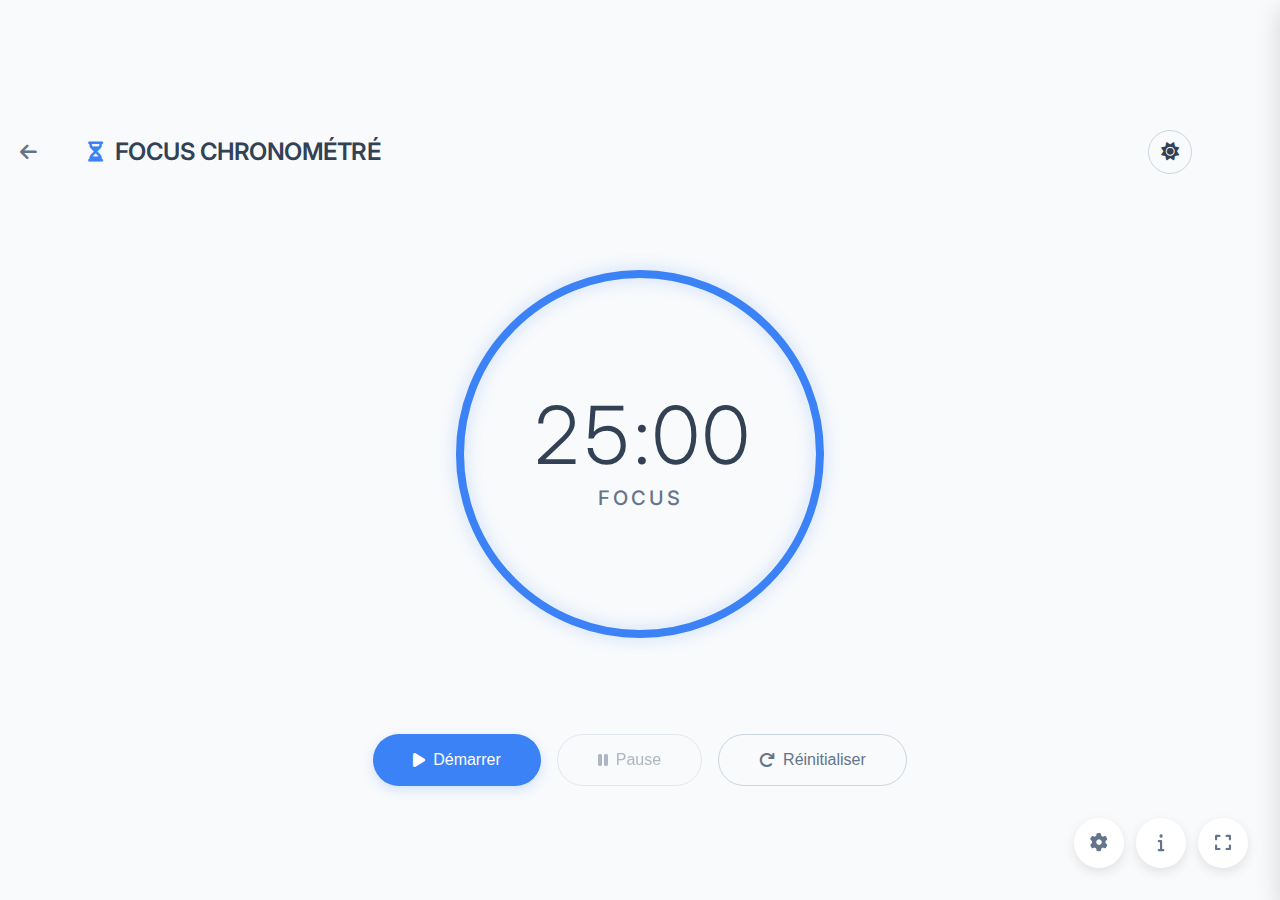
<file: focus/app.html>
<!DOCTYPE html>
<html lang="fr">

<head>
    <!-- Google tag (gtag.js) -->
    <script async src="https://www.googletagmanager.com/gtag/js?id=G-PZSTS627JB"></script>
    <script>
        window.dataLayer = window.dataLayer || [];
        function gtag() { dataLayer.push(arguments); }
        gtag('js', new Date());

        gtag('config', 'G-PZSTS627JB');
    </script>
    <!-- Google Tag Manager -->
    <script>(function (w, d, s, l, i) {
            w[l] = w[l] || []; w[l].push({
                'gtm.start':
                    new Date().getTime(), event: 'gtm.js'
            }); var f = d.getElementsByTagName(s)[0],
                j = d.createElement(s), dl = l != 'dataLayer' ? '&l=' + l : ''; j.async = true; j.src =
                    'https://www.googletagmanager.com/gtm.js?id=' + i + dl; f.parentNode.insertBefore(j, f);
        })(window, document, 'script', 'dataLayer', 'GTM-T2QTN79M');</script>
    <!-- End Google Tag Manager -->
    <meta charset="UTF-8">
    <meta name="viewport" content="width=device-width, initial-scale=1.0">
    <title>Focus Chronométré - Application de Productivité</title>

    <!-- Feuilles de style -->
    <link rel="stylesheet" href="styles/variables.css">
    <link rel="stylesheet" href="styles/main.css">

    <!-- Icônes Font Awesome -->
    <link rel="stylesheet" href="https://cdnjs.cloudflare.com/ajax/libs/font-awesome/6.4.0/css/all.min.css">

    <!-- Favicon -->
    <link rel="icon" type="image/svg+xml"
        href="data:image/svg+xml,<svg xmlns=%22http://www.w3.org/2000/svg%22 viewBox=%220 0 100 100%22><text y=%22.9em%22 font-size=%2290%22>⏱️</text></svg>">

    <!-- Polices Google Fonts (optionnel) -->
    <link rel="preconnect" href="https://fonts.googleapis.com">
    <link rel="preconnect" href="https://fonts.gstatic.com" crossorigin>
    <link href="https://fonts.googleapis.com/css2?family=Inter:wght@300;400;500;600&display=swap" rel="stylesheet">
</head>

<body>

    <!-- Google Tag Manager (noscript) -->
    <noscript><iframe src="https://www.googletagmanager.com/ns.html?id=GTM-T2QTN79M" height="0" width="0"
            style="display:none;visibility:hidden"></iframe></noscript>
    <!-- End Google Tag Manager (noscript) -->
    <!-- Conteneur principal de l'application -->
    <div class="app-container">

        <!-- En-tête de l'application -->
        <header class="app-header">
            <a href="index.html" class="back-home" title="Retour à l'accueil">
                <i class="fas fa-arrow-left"></i>
            </a>
            <h1 class="app-title">
                <i class="fas fa-hourglass-half"></i>
                FOCUS CHRONOMÉTRÉ
            </h1>

            <!-- Bouton de basculement thème clair/sombre -->
            <button class="theme-toggle" id="themeToggle" aria-label="Changer le thème">
                <i class="fas fa-moon"></i>
            </button>
        </header>

        <!-- Section principale contenant le chronomètre -->
        <main class="timer-section">

            <!-- Conteneur du cercle de progression -->
            <div class="timer-container">

                <!-- SVG pour le cercle de progression animé -->
                <svg class="progress-circle" viewBox="0 0 400 400" aria-labelledby="timerTitle">
                    <title id="timerTitle">Cercle de progression du chronomètre</title>

                    <!-- Cercle de fond (arrière-plan) -->
                    <circle class="progress-background" cx="200" cy="200" r="180"></circle>

                    <!-- Barre de progression animée -->
                    <circle class="progress-bar" id="progressBar" cx="200" cy="200" r="180"></circle>
                </svg>

                <!-- Affichage numérique du temps -->
                <div class="timer-display">
                    <!-- Temps formaté (minutes:secondes) -->
                    <div class="time" id="timeDisplay" aria-live="polite">25:00</div>

                    <!-- Indicateur du mode actuel (Focus/Pause) -->
                    <div class="mode-text" id="modeText">Focus</div>
                </div>
            </div>

            <!-- Contrôles principaux du chronomètre -->
            <div class="controls" role="group" aria-label="Contrôles du chronomètre">
                <!-- Bouton Démarrer/Reprendre -->
                <button class="btn btn-primary" id="startBtn" aria-label="Démarrer le chronomètre">
                    <i class="fas fa-play"></i> Démarrer
                </button>

                <!-- Bouton Pause -->
                <button class="btn btn-secondary" id="pauseBtn" disabled aria-label="Mettre en pause">
                    <i class="fas fa-pause"></i> Pause
                </button>

                <!-- Bouton Réinitialiser -->
                <button class="btn btn-secondary" id="resetBtn" aria-label="Réinitialiser le chronomètre">
                    <i class="fas fa-redo"></i> Réinitialiser
                </button>
            </div>
        </main>
    </div>

    <!-- Panneau des paramètres (caché par défaut) -->
    <aside class="settings-panel" id="settingsPanel" aria-hidden="true" aria-label="Panneau des paramètres">
        <div class="settings-header">
            <h2 class="settings-title">
                <i class="fas fa-cog"></i> Paramètres
            </h2>

            <!-- Bouton pour fermer le panneau -->
            <button class="close-settings" id="closeSettings" aria-label="Fermer les paramètres">
                <i class="fas fa-times"></i>
            </button>
        </div>

        <!-- Configuration des durées -->
        <div class="setting-group">
            <label class="setting-label">Durées des sessions (minutes)</label>

            <div class="time-inputs">
                <!-- Durée de focus -->
                <div class="time-input">
                    <label for="focusTime">Focus</label>
                    <input type="number" id="focusTime" min="1" max="120" value="25"
                        aria-label="Durée de la session de focus en minutes">
                </div>

                <!-- Durée de pause -->
                <div class="time-input">
                    <label for="breakTime">Pause</label>
                    <input type="number" id="breakTime" min="1" max="30" value="5"
                        aria-label="Durée de la pause en minutes">
                </div>
            </div>
        </div>

        <!-- Option de son -->
        <div class="setting-group">
            <div class="sound-toggle">
                <span class="setting-label">Son de notification</span>

                <!-- Interrupteur pour activer/désactiver le son -->
                <label class="toggle-switch" aria-label="Activer/désactiver les notifications sonores">
                    <input type="checkbox" id="soundToggle" checked>
                    <span class="slider"></span>
                </label>
            </div>
        </div>

        <!-- Bouton pour sauvegarder les paramètres -->
        <div class="setting-group">
            <button class="btn btn-primary" id="saveSettings" aria-label="Enregistrer les paramètres">
                <i class="fas fa-save"></i> Enregistrer les paramètres
            </button>
        </div>

        <!-- Statistiques (optionnel) -->
        <div class="setting-group">
            <div class="stats">
                <h3 class="stats-title">Statistiques de la journée</h3>
                <div class="stats-grid">
                    <div class="stat-item">
                        <span class="stat-value" id="focusSessions">0</span>
                        <span class="stat-label">Sessions</span>
                    </div>
                    <div class="stat-item">
                        <span class="stat-value" id="totalFocusTime">0</span>
                        <span class="stat-label">Minutes</span>
                    </div>
                </div>
            </div>
        </div>
    </aside>

    <!-- Navigation secondaire (boutons flottants) -->
    <nav class="footer-nav" aria-label="Navigation secondaire">
        <!-- Bouton Paramètres -->
        <button class="nav-btn" id="settingsBtn" aria-label="Ouvrir les paramètres">
            <i class="fas fa-cog"></i>
            <span class="sr-only">Paramètres</span>
        </button>

        <!-- Bouton Informations -->
        <button class="nav-btn" id="infoBtn" aria-label="Afficher les informations">
            <i class="fas fa-info"></i>
            <span class="sr-only">Informations</span>
        </button>

        <!-- Bouton Plein écran (optionnel) -->
        <button class="nav-btn" id="fullscreenBtn" aria-label="Mode plein écran">
            <i class="fas fa-expand"></i>
            <span class="sr-only">Plein écran</span>
        </button>
    </nav>

    <!-- Modal pour les notifications et informations -->
    <div class="modal" id="modal" role="dialog" aria-modal="false" aria-labelledby="modalTitle">
        <div class="modal-content">
            <!-- Titre du modal -->
            <h3 class="modal-title" id="modalTitle">Session Terminée</h3>

            <!-- Message du modal -->
            <p class="modal-message" id="modalMessage">
                Votre session de focus est terminée. Il est temps de prendre une pause.
            </p>

            <!-- Actions du modal -->
            <div class="modal-actions">
                <!-- Bouton d'action principal -->
                <button class="btn btn-primary" id="modalActionBtn">Commencer la pause</button>

                <!-- Bouton pour fermer -->
                <button class="btn btn-secondary" id="modalCloseBtn">Fermer</button>
            </div>
        </div>
    </div>

    <!-- Chargement des scripts JavaScript -->
    <!-- Les scripts sont chargés à la fin pour améliorer les performances -->
    <script src="scripts/timer.js"></script>
    <script src="scripts/settings.js"></script>
    <script src="scripts/ui.js"></script>
    <script src="scripts/app.js"></script>
</body>

</html>
</file>
<file: styles/variables.css>
/* 
 * Fichier des variables CSS pour Focus Chronométré
 * Ce fichier définit les couleurs, espacements et autres variables réutilisables
 */

:root {
    /* ===== PALETTE DE COULEURS - THÈME SOMBRE (par défaut) ===== */

    /* Couleurs principales */
    --color-primary: #3b82f6;
    /* Bleu - couleur d'accent principale */
    --color-primary-dark: #2563eb;
    /* Bleu foncé pour les états hover */
    --color-primary-light: #60a5fa;
    /* Bleu clair */

    /* Arrière-plans */
    --color-bg-primary: #0b0b0b;
    /* Fond principal */
    --color-bg-secondary: #242c7a;
    /* Fond secondaire (panneaux, cartes) */
    --color-bg-tertiary: #342323;
    /* Fond tertiaire */

    /* Textes */
    --color-text-primary: #ced8e4;
    /* Texte principal */
    --color-text-secondary: #94a3b8;
    /* Texte secondaire */
    --color-text-tertiary: #64748b;
    /* Texte tertiaire */

    /* Bordures et séparateurs */
    --color-border: #235294;
    /* Bordures */
    --color-border-light: #334155;
    /* Bordures claires */

    /* États et feedback */
    --color-success: #10b981;
    /* Vert - succès */
    --color-warning: #f59e0b;
    /* Orange - avertissement */
    --color-error: #ef4444;
    /* Rouge - erreur */

    /* Ombres */
    --shadow-sm: 0 2px 4px rgba(0, 0, 0, 0.2);
    --shadow-md: 0 4px 12px rgba(0, 0, 0, 0.3);
    --shadow-lg: 0 8px 24px rgba(0, 0, 0, 0.4);
    --shadow-primary: 0 4px 12px rgba(59, 130, 246, 0.3);

    /* ===== PALETTE DE COULEURS - THÈME CLAIR ===== */

    .light-mode {
        /* Arrière-plans */
        --color-bg-primary: #f8fafc;
        --color-bg-secondary: #ffffff;
        --color-bg-tertiary: #f1f5f9;

        /* Textes */
        --color-text-primary: #334155;
        --color-text-secondary: #64748b;
        --color-text-tertiary: #94a3b8;

        /* Bordures et séparateurs */
        --color-border: #cbd5e1;
        --color-border-light: #e2e8f0;

        /* Ombres */
        --shadow-sm: 0 2px 4px rgba(0, 0, 0, 0.05);
        --shadow-md: 0 4px 12px rgba(0, 0, 0, 0.1);
        --shadow-lg: 0 8px 24px rgba(0, 0, 0, 0.15);
        --shadow-primary: 0 4px 12px rgba(59, 130, 246, 0.2);
    }

    /* ===== TYPOGRAPHIE ===== */

    /* Familles de polices */
    --font-family-primary: 'Inter',
    'Segoe UI',
    -apple-system,
    BlinkMacSystemFont,
    sans-serif;
    --font-family-mono: 'SF Mono',
    Monaco,
    'Cascadia Code',
    monospace;

    /* Tailles de police */
    --font-size-xs: 0.75rem;
    /* 12px */
    --font-size-sm: 0.875rem;
    /* 14px */
    --font-size-base: 1rem;
    /* 16px */
    --font-size-lg: 1.125rem;
    /* 18px */
    --font-size-xl: 1.25rem;
    /* 20px */
    --font-size-2xl: 1.5rem;
    /* 24px */
    --font-size-3xl: 1.875rem;
    /* 30px */
    --font-size-4xl: 2.25rem;
    /* 36px */
    --font-size-5xl: 3rem;
    /* 48px */
    --font-size-6xl: 3.75rem;
    /* 60px */
    --font-size-7xl: 5rem;
    /* 80px */

    /* Épaisseurs de police */
    --font-weight-light: 300;
    --font-weight-normal: 400;
    --font-weight-medium: 500;
    --font-weight-semibold: 600;
    --font-weight-bold: 700;

    /* Hauteurs de ligne */
    --line-height-tight: 1.25;
    --line-height-normal: 1.5;
    --line-height-relaxed: 1.75;

    /* ===== ESPACEMENTS ET DIMENSIONS ===== */

    /* Rayons de bordure */
    --border-radius-sm: 4px;
    --border-radius-md: 8px;
    --border-radius-lg: 12px;
    --border-radius-xl: 16px;
    --border-radius-full: 9999px;

    /* Espacements (scale 4px) */
    --space-0: 0;
    --space-1: 0.25rem;
    /* 4px */
    --space-2: 0.5rem;
    /* 8px */
    --space-3: 0.75rem;
    /* 12px */
    --space-4: 1rem;
    /* 16px */
    --space-5: 1.25rem;
    /* 20px */
    --space-6: 1.5rem;
    /* 24px */
    --space-8: 2rem;
    /* 32px */
    --space-10: 2.5rem;
    /* 40px */
    --space-12: 3rem;
    /* 48px */
    --space-16: 4rem;
    /* 64px */
    --space-20: 5rem;
    /* 80px */
    --space-24: 6rem;
    /* 96px */

    /* ===== ANIMATIONS ET TRANSITIONS ===== */

    /* Durées de transition */
    --transition-fast: 150ms;
    --transition-normal: 300ms;
    --transition-slow: 500ms;

    /* Fonctions de temporisation */
    --ease-in-out: cubic-bezier(0.4, 0, 0.2, 1);
    --ease-out: cubic-bezier(0, 0, 0.2, 1);
    --ease-in: cubic-bezier(0.4, 0, 1, 1);

    /* ===== Z-INDEX ===== */

    /* Niveaux de superposition */
    --z-index-dropdown: 10;
    --z-index-sticky: 20;
    --z-index-fixed: 30;
    --z-index-modal-backdrop: 40;
    --z-index-modal: 50;
    --z-index-popover: 60;
    --z-index-tooltip: 70;

    /* ===== DIMENSIONS SPÉCIFIQUES À L'APPLICATION ===== */

    /* Chronomètre */
    --timer-size: 400px;
    --timer-size-mobile: 300px;
    --progress-stroke-width: 8px;
    --progress-circumference: 1130;
    /* 2 * π * r (2 * 3.1416 * 180) */

    /* Panneau des paramètres */
    --settings-panel-width: 300px;
    --settings-panel-width-mobile: 100%;
}
</file>
<file: styles/homepage.css>
/* 
 * Styles pour la page d'accueil de Focus Chronométré
 */

/* ===== RÉINITIALISATION ===== */
* {
    margin: 0;
    padding: 0;
    box-sizing: border-box;
}

html {
    scroll-behavior: smooth;
}

body {
    font-family: 'Inter', -apple-system, BlinkMacSystemFont, sans-serif;
    color: #333;
    background: #f8fafc;
    line-height: 1.6;
    overflow-x: hidden;
}

/* ===== UTILITAIRES ===== */
.container {
    max-width: 1200px;
    margin: 0 auto;
    padding: 0 20px;
}

.btn {
    padding: 12px 24px;
    border-radius: 8px;
    border: none;
    font-size: 1rem;
    font-weight: 500;
    cursor: pointer;
    transition: all 0.3s ease;
    display: inline-flex;
    align-items: center;
    justify-content: center;
    gap: 8px;
    text-decoration: none;
}

.btn-primary {
    background: linear-gradient(135deg, #3b82f6 0%, #2563eb 100%);
    color: white;
    box-shadow: 0 4px 12px rgba(59, 130, 246, 0.3);
}

.btn-primary:hover {
    transform: translateY(-2px);
    box-shadow: 0 6px 20px rgba(59, 130, 246, 0.4);
}

.btn-outline {
    background: transparent;
    color: #3b82f6;
    border: 2px solid #3b82f6;
}

.btn-outline:hover {
    background: rgba(59, 130, 246, 0.1);
}

.btn-large {
    padding: 16px 32px;
    font-size: 1.1rem;
}

.btn-xlarge {
    padding: 20px 40px;
    font-size: 1.2rem;
    font-weight: 600;
}

/* ===== NAVIGATION ===== */
.main-nav {
    position: fixed;
    top: 0;
    left: 0;
    right: 0;
    background: rgba(255, 255, 255, 0.95);
    backdrop-filter: blur(10px);
    z-index: 1000;
    box-shadow: 0 2px 20px rgba(0, 0, 0, 0.05);
}

.nav-container {
    max-width: 1200px;
    margin: 0 auto;
    padding: 15px 20px;
    display: flex;
    justify-content: space-between;
    align-items: center;
}

.logo {
    display: flex;
    align-items: center;
    gap: 10px;
    font-size: 1.5rem;
    font-weight: 700;
    color: #1e293b;
}

.logo i {
    color: #3b82f6;
    font-size: 1.8rem;
}

.nav-links {
    display: flex;
    gap: 30px;
}

.nav-link {
    color: #475569;
    text-decoration: none;
    font-weight: 500;
    transition: color 0.3s ease;
}

.nav-link:hover {
    color: #3b82f6;
}

.nav-cta {
    margin-left: 20px;
}

/* ===== HERO SECTION ===== */
.hero {
    min-height: 100vh;
    padding: 100px 20px 50px;
    display: flex;
    align-items: center;
    background: linear-gradient(135deg, #f8fafc 0%, #e2e8f0 100%);
    position: relative;
    overflow: hidden;
}

.hero-content {
    max-width: 1200px;
    margin: 0 auto;
    display: grid;
    grid-template-columns: 1fr 1fr;
    gap: 60px;
    align-items: center;
}

.hero-text {
    max-width: 600px;
}

.hero-title {
    font-size: 3.5rem;
    font-weight: 800;
    line-height: 1.1;
    margin-bottom: 24px;
    color: #1e293b;
}

.highlight {
    display: block;
    position: relative;
}

.highlight:nth-child(1) {
    color: #3b82f6;
}

.highlight:nth-child(2) {
    color: #1e293b;
    margin-left: 40px;
}

.highlight:nth-child(3) {
    color: #10b981;
    margin-left: 80px;
}


.hero-subtitle {
    font-size: 1.2rem;
    color: #64748b;
    margin-bottom: 40px;
    max-width: 500px;
}

.hero-actions {
    display: flex;
    gap: 20px;
    margin-bottom: 40px;
    flex-wrap: wrap;
}

.hero-stats {
    display: flex;
    gap: 30px;
    flex-wrap: wrap;
}

.stat {
    display: flex;
    align-items: center;
    gap: 10px;
    color: #64748b;
    font-weight: 500;
}

.stat i {
    color: #3b82f6;
    font-size: 1.2rem;
}

/* App Preview */
.hero-preview {
    position: relative;
}

.app-preview {
    background: white;
    border-radius: 24px;
    padding: 30px;
    box-shadow: 0 20px 60px rgba(0, 0, 0, 0.1);
    transform: perspective(1000px) rotateY(-10deg);
    transition: transform 0.5s ease;
}

.app-preview:hover {
    transform: perspective(1000px) rotateY(0deg);
}

.preview-screen {
    background: #0f172a;
    border-radius: 16px;
    padding: 40px 20px;
    min-height: 350px;
    display: flex;
    flex-direction: column;
    align-items: center;
    justify-content: center;
}

.preview-timer {
    position: relative;
    width: 200px;
    height: 200px;
    margin-bottom: 30px;
}

.preview-circle {
    width: 100%;
    height: 100%;
    border: 8px solid #334155;
    border-radius: 50%;
    position: relative;
}

.preview-circle::after {
    content: '';
    position: absolute;
    top: -8px;
    left: -8px;
    right: -8px;
    bottom: -8px;
    border: 8px solid #3b82f6;
    border-radius: 50%;
    clip-path: inset(0 50% 0 0);
    transform: rotate(45deg);
}

.preview-time {
    position: absolute;
    top: 50%;
    left: 50%;
    transform: translate(-50%, -50%);
    font-size: 2.5rem;
    color: white;
    font-weight: 300;
}




.preview-mode {
    position: absolute;
    bottom: -30px;
    left: 50%;
    transform: translateX(-50%);
    color: #94a3b8;
    text-transform: uppercase;
    letter-spacing: 3px;
    font-size: 0.9rem;
}

.preview-controls {
    display: flex;
    gap: 15px;
}

.preview-btn {
    width: 50px;
    height: 50px;
    border-radius: 50%;
    border: 2px solid #475569;
    background: transparent;
    color: white;
    font-size: 1.2rem;
    cursor: pointer;
    transition: all 0.3s ease;
}

.preview-btn:hover {
    border-color: #3b82f6;
    color: #3b82f6;
    transform: scale(1.1);
}

/* Scroll Indicator */
.scroll-indicator {
    position: absolute;
    bottom: 30px;
    left: 50%;
    transform: translateX(-50%);
    color: #64748b;
    font-size: 1.5rem;
    animation: bounce 2s infinite;
    cursor: pointer;
}

@keyframes bounce {

    0%,
    20%,
    50%,
    80%,
    100% {
        transform: translateX(-50%) translateY(0);
    }

    40% {
        transform: translateX(-50%) translateY(-10px);
    }

    60% {
        transform: translateX(-50%) translateY(-5px);
    }
}

/* ===== FEATURES SECTION ===== */
.features {
    padding: 100px 20px;
    background: white;
}

.section-title {
    text-align: center;
    font-size: 2.5rem;
    color: #1e293b;
    margin-bottom: 16px;
}

.section-subtitle {
    text-align: center;
    color: #64748b;
    font-size: 1.1rem;
    max-width: 600px;
    margin: 0 auto 60px;
}

.features-grid {
    display: grid;
    grid-template-columns: repeat(auto-fit, minmax(300px, 1fr));
    gap: 30px;
    margin-top: 60px;
}

.feature-card {
    background: white;
    padding: 40px 30px;
    border-radius: 16px;
    box-shadow: 0 10px 30px rgba(0, 0, 0, 0.05);
    border: 1px solid #e2e8f0;
    transition: all 0.3s ease;
    text-align: center;
}

.feature-card:hover {
    transform: translateY(-10px);
    box-shadow: 0 20px 40px rgba(0, 0, 0, 0.1);
    border-color: #3b82f6;
}

.feature-icon {
    width: 70px;
    height: 70px;
    background: linear-gradient(135deg, #3b82f6 0%, #2563eb 100%);
    border-radius: 50%;
    display: flex;
    align-items: center;
    justify-content: center;
    margin: 0 auto 25px;
    color: white;
    font-size: 1.8rem;
}

.feature-card h3 {
    font-size: 1.5rem;
    color: #1e293b;
    margin-bottom: 15px;
}

.feature-card p {
    color: #64748b;
    line-height: 1.7;
}

/* ===== HOW IT WORKS ===== */
.how-it-works {
    padding: 100px 20px;
    background: #f8fafc;
}

.steps {
    max-width: 800px;
    margin: 0 auto 80px;
}

.step {
    display: flex;
    align-items: flex-start;
    gap: 30px;
    margin-bottom: 50px;
    position: relative;
}

.step::before {
    content: '';
    position: absolute;
    left: 35px;
    top: 80px;
    bottom: -50px;
    width: 2px;
    background: #e2e8f0;
    z-index: 1;
}

.step:last-child::before {
    display: none;
}

.step-number {
    width: 70px;
    height: 70px;
    background: linear-gradient(135deg, #3b82f6 0%, #2563eb 100%);
    border-radius: 50%;
    display: flex;
    align-items: center;
    justify-content: center;
    color: white;
    font-size: 1.8rem;
    font-weight: 700;
    flex-shrink: 0;
    position: relative;
    z-index: 2;
}

.step-content {
    flex: 1;
    padding-top: 10px;
}

.step-content h3 {
    font-size: 1.5rem;
    color: #1e293b;
    margin-bottom: 10px;
}

.step-content p {
    color: #64748b;
    line-height: 1.7;
}

.pomodoro-explained {
    background: white;
    border-radius: 20px;
    padding: 50px;
    display: grid;
    grid-template-columns: 1fr 1fr;
    gap: 50px;
    align-items: center;
    box-shadow: 0 10px 40px rgba(0, 0, 0, 0.05);
}

.explanation h3 {
    font-size: 1.8rem;
    color: #1e293b;
    margin-bottom: 20px;
}

.explanation p {
    color: #64748b;
    margin-bottom: 25px;
    line-height: 1.7;
}

.explanation ul {
    list-style: none;
    padding: 0;
}

.explanation li {
    color: #64748b;
    margin-bottom: 12px;
    display: flex;
    align-items: center;
    gap: 10px;
}

.explanation li i {
    color: #10b981;
}

.visual-cycle {
    display: flex;
    align-items: center;
    justify-content: center;
    gap: 20px;
    flex-wrap: wrap;
}

.cycle-item {
    width: 100px;
    height: 100px;
    border-radius: 50%;
    display: flex;
    flex-direction: column;
    align-items: center;
    justify-content: center;
    color: white;
    font-weight: 600;
}

.cycle-item.focus {
    background: linear-gradient(135deg, #3b82f6 0%, #2563eb 100%);
}

.cycle-item.break {
    background: linear-gradient(135deg, #10b981 0%, #059669 100%);
}

.cycle-item.repeat {
    background: linear-gradient(135deg, #8b5cf6 0%, #7c3aed 100%);
}

.cycle-item span {
    font-size: 1.5rem;
}

.cycle-item small {
    font-size: 0.8rem;
    opacity: 0.9;
}

.cycle-arrow {
    color: #94a3b8;
    font-size: 1.5rem;
}

/* ===== CTA SECTION ===== */
.cta-section {
    padding: 100px 20px;
    background: linear-gradient(135deg, #1e293b 0%, #0f172a 100%);
    color: white;
    text-align: center;
}

.cta-content h2 {
    font-size: 2.5rem;
    margin-bottom: 20px;
}

.cta-content p {
    font-size: 1.2rem;
    color: #cbd5e1;
    max-width: 600px;
    margin: 0 auto 40px;
}

.cta-note {
    margin-top: 30px;
    font-size: 0.9rem;
    color: #94a3b8;
}

/* ===== ABOUT SECTION ===== */
.about {
    padding: 100px 20px;
    background: white;
}

.about-content {
    display: grid;
    grid-template-columns: 1fr 380px;
    gap: 48px;
    align-items: start;
    margin-top: 50px;
}

.about-text h3 {
    font-size: 1.8rem;
    color: #1e293b;
    margin-bottom: 20px;
}

.about-text p {
    color: #64748b;
    margin-bottom: 20px;
    line-height: 1.7;
}

.creator-info {
    margin-top: 40px;
    padding: 30px;
    background: #f8fafc;
    border-radius: 16px;
    display: flex;
    align-items: center;
    gap: 20px;
}

.creator-avatar {
    width: 80px;
    height: 80px;
    background: linear-gradient(135deg, #3b82f6 0%, #2563eb 100%);
    border-radius: 50%;
    display: flex;
    align-items: center;
    justify-content: center;
    color: white;
    font-size: 1.8rem;
    font-weight: 700;
}

.creator-details h4 {
    font-size: 1.3rem;
    color: #1e293b;
    margin-bottom: 5px;
}

.creator-details p {
    color: #64748b;
    margin-bottom: 15px;
}

.creator-links {
    display: flex;
    gap: 15px;
}

.creator-links a {
    width: 40px;
    height: 40px;
    border-radius: 50%;
    background: white;
    display: flex;
    align-items: center;
    justify-content: center;
    color: #475569;
    text-decoration: none;
    transition: all 0.3s ease;
    border: 1px solid #e2e8f0;
}

.creator-links a:hover {
    background: #3b82f6;
    color: white;
    border-color: #3b82f6;
}

.stats-grid {
    display: grid;
    grid-template-columns: repeat(auto-fit, minmax(160px, 1fr));
    gap: 18px;
}

.stat-box {
    background: #f8fafc;
    padding: 30px;
    border-radius: 16px;
    text-align: center;
    border: 1px solid #e2e8f0;
}

.stat-number {
    font-size: 2.5rem;
    font-weight: 700;
    color: #3b82f6;
    margin-bottom: 10px;
}

/* Petits ajouts pour les unités et pourcentage */
.stat-number .unit {
    display: inline-block;
    font-size: 1rem;
    font-weight: 600;
    color: #475569;
    margin-left: 6px;
}

.stat-number.percent {
    color: #10b981;
}

.stat-label {
    color: #64748b;
    font-weight: 500;
}

/* Ajustements responsive pour la section À propos */
@media (max-width: 1024px) {
    .about-content {
        grid-template-columns: 1fr;
        gap: 30px;
    }

    .stats-grid {
        grid-template-columns: repeat(2, 1fr);
    }
}

@media (max-width: 480px) {
    .stats-grid {
        grid-template-columns: 1fr;
    }

    .stat-number {
        font-size: 2rem;
    }
}

.stat-label {
    color: #64748b;
    font-weight: 500;
}

/* ===== FOOTER ===== */
.main-footer {
    background: #0f172a;
    color: white;
    padding: 80px 20px 40px;
}

.footer-content {
    display: grid;
    grid-template-columns: 1fr 2fr;
    gap: 60px;
    margin-bottom: 60px;
}

.footer-brand .logo {
    color: white;
    margin-bottom: 20px;
}

.footer-brand p {
    color: #94a3b8;
    line-height: 1.7;
}

.footer-links {
    display: grid;
    grid-template-columns: repeat(3, 1fr);
    gap: 40px;
}

.link-group h4 {
    color: white;
    margin-bottom: 20px;
    font-size: 1.1rem;
}

.link-group a {
    display: block;
    color: #94a3b8;
    text-decoration: none;
    margin-bottom: 12px;
    transition: color 0.3s ease;
}

.link-group a:hover {
    color: #3b82f6;
}

.footer-bottom {
    padding-top: 40px;
    border-top: 1px solid #1e293b;
    display: flex;
    justify-content: space-between;
    align-items: center;
    color: #94a3b8;
    flex-wrap: wrap;
    gap: 20px;
}

.footer-creator {
    color: #3b82f6;
}

.footer-creator strong {
    color: white;
}

/* ===== MODALS ===== */
.modal {
    display: none;
    position: fixed;
    top: 0;
    left: 0;
    width: 100%;
    height: 100%;
    background: rgba(0, 0, 0, 0.7);
    z-index: 2000;
    align-items: center;
    justify-content: center;
    padding: 20px;
}

.small-modal {
    background: white;
    padding: 40px;
    border-radius: 16px;
    max-width: 400px;
    width: 100%;
    text-align: center;
}

.small-modal h3 {
    margin-bottom: 20px;
    color: #1e293b;
}

.small-modal p {
    color: #64748b;
    margin-bottom: 20px;
}

/* ===== RESPONSIVE ===== */
@media (max-width: 1024px) {
    .hero-content {
        grid-template-columns: 1fr;
        text-align: center;
        gap: 40px;
    }

    .hero-text {
        margin: 0 auto;
    }

    .highlight {
        margin-left: 0 !important;
    }

    .pomodoro-explained {
        grid-template-columns: 1fr;
    }

    .about-content {
        grid-template-columns: 1fr;
    }

    .footer-content {
        grid-template-columns: 1fr;
    }
}

@media (max-width: 768px) {
    .nav-links {
        display: none;
    }

    .hero-title {
        font-size: 2.5rem;
    }

    .hero-actions {
        flex-direction: column;
        align-items: center;
    }

    .btn-large {
        width: 100%;
        max-width: 300px;
    }

    .features-grid {
        grid-template-columns: 1fr;
    }

    .steps {
        padding-left: 20px;
    }

    .step {
        flex-direction: column;
        gap: 20px;
    }

    .step::before {
        left: 35px;
        top: 70px;
        bottom: -30px;
    }

    .footer-links {
        grid-template-columns: 1fr;
        gap: 30px;
    }

    .footer-bottom {
        flex-direction: column;
        text-align: center;
    }
}

@media (max-width: 480px) {
    .hero-title {
        font-size: 2rem;
    }

    .hero-subtitle {
        font-size: 1rem;
    }

    .section-title {
        font-size: 2rem;
    }

    .app-preview {
        padding: 20px;
    }

    .preview-screen {
        min-height: 300px;
    }

    .preview-timer {
        width: 150px;
        height: 150px;
    }

    .preview-time {
        font-size: 2rem;
    }
}

/* ===== MODE SOMBRE - PAGE D'ACCUEIL ===== */

/* Variables pour le mode sombre */
:root {
    --color-bg-light: #f8fafc;
    --color-bg-dark: #0f172a;

    --color-text-light: #1e293b;
    --color-text-dark: #e2e8f0;

    --color-card-light: #ffffff;
    --color-card-dark: #1e293b;

    --color-border-light: #e2e8f0;
    --color-border-dark: #334155;

    --color-primary: #3b82f6;
    --color-primary-dark: #2563eb;
}

/* Mode sombre activé */
body.dark-mode {
    background: var(--color-bg-dark);
    color: var(--color-text-dark);
}

/* Navigation en mode sombre */
body.dark-mode .main-nav {
    background: rgba(15, 23, 42, 0.95);
    border-bottom: 1px solid var(--color-border-dark);
}

body.dark-mode .logo {
    color: var(--color-text-dark);
}

body.dark-mode .nav-link {
    color: #cbd5e1;
}

body.dark-mode .nav-link:hover {
    color: var(--color-primary);
}

body.dark-mode .btn-outline {
    color: var(--color-primary);
    border-color: var(--color-primary);
}

body.dark-mode .btn-outline:hover {
    background: rgba(59, 130, 246, 0.1);
}

/* Hero section mode sombre */
body.dark-mode .hero {
    background: linear-gradient(135deg, var(--color-bg-dark) 0%, #1e293b 100%);
}

body.dark-mode .hero-title {
    color: var(--color-text-dark);
}

body.dark-mode .highlight:nth-child(2) {
    color: #ffffff;
    /* CHANGÉ : Blanc pur au lieu de #cbd5e1 */
    font-weight: 500;
    /* Optionnel : un peu plus gras */
}

body.dark-mode .hero-subtitle {
    color: #94a3b8;
}

body.dark-mode .stat {
    color: #94a3b8;
}

body.dark-mode .app-preview {
    background: var(--color-card-dark);
    box-shadow: 0 20px 60px rgba(0, 0, 0, 0.3);
}

/* Features section mode sombre */
body.dark-mode .features {
    background: var(--color-bg-dark);
}

body.dark-mode .section-title {
    color: var(--color-text-dark);
}

body.dark-mode .section-subtitle {
    color: #94a3b8;
}

body.dark-mode .feature-card {
    background: var(--color-card-dark);
    border-color: var(--color-border-dark);
    box-shadow: 0 10px 30px rgba(0, 0, 0, 0.2);
}

body.dark-mode .feature-card:hover {
    border-color: var(--color-primary);
    box-shadow: 0 20px 40px rgba(0, 0, 0, 0.3);
}

body.dark-mode .feature-card h3 {
    color: var(--color-text-dark);
}

body.dark-mode .feature-card p {
    color: #94a3b8;
}

/* How it works mode sombre */
body.dark-mode .how-it-works {
    background: #1e293b;
}

body.dark-mode .step-content h3 {
    color: var(--color-text-dark);
}

body.dark-mode .step-content p {
    color: #94a3b8;
}

body.dark-mode .pomodoro-explained {
    background: var(--color-card-dark);
    box-shadow: 0 10px 40px rgba(0, 0, 0, 0.2);
}

body.dark-mode .explanation h3 {
    color: var(--color-text-dark);
}

body.dark-mode .explanation p {
    color: #94a3b8;
}

body.dark-mode .explanation li {
    color: #94a3b8;
}

/* About section mode sombre */
body.dark-mode .about {
    background: var(--color-bg-dark);
}

body.dark-mode .about-text h3 {
    color: var(--color-text-dark);
}

body.dark-mode .about-text p {
    color: #94a3b8;
}

body.dark-mode .creator-info {
    background: #1e293b;
}

body.dark-mode .creator-details h4 {
    color: var(--color-text-dark);
}

body.dark-mode .creator-details p {
    color: #94a3b8;
}

body.dark-mode .creator-links a {
    background: var(--color-card-dark);
    border-color: var(--color-border-dark);
    color: #94a3b8;
}

body.dark-mode .creator-links a:hover {
    background: var(--color-primary);
    color: white;
}

body.dark-mode .stat-box {
    background: #1e293b;
    border-color: var(--color-border-dark);
}

body.dark-mode .stat-label {
    color: #94a3b8;
}

/* Footer mode sombre */
body.dark-mode .main-footer {
    background: #1e293b;
}

body.dark-mode .footer-bottom {
    border-top-color: #334155;
}

/* CTA section mode sombre */
body.dark-mode .cta-section {
    background: linear-gradient(135deg, #334155 0%, #1e293b 100%);
}

body.dark-mode .cta-content p {
    color: #cbd5e1;
}

body.dark-mode .cta-note {
    color: #94a3b8;
}

/* Bouton de thème */
.theme-toggle {
    background: transparent;
    border: 1px solid var(--color-border-light);
    color: var(--color-text-light);
    border-radius: 50%;
    width: 44px;
    height: 44px;
    display: flex;
    align-items: center;
    justify-content: center;
    cursor: pointer;
    transition: all 0.3s ease;
    margin-right: 10px;
}

body.dark-mode .theme-toggle {
    border-color: var(--color-border-dark);
    color: var(--color-text-dark);
}

.theme-toggle:hover {
    border-color: var(--color-primary);
    color: var(--color-primary);
    transform: rotate(15deg);
}

.nav-actions {
    display: flex;
    align-items: center;
    gap: 10px;
}

/* Modal mode sombre */
body.dark-mode .small-modal {
    background: var(--color-card-dark);
    color: var(--color-text-dark);
}

body.dark-mode .small-modal h3 {
    color: var(--color-text-dark);
}

body.dark-mode .small-modal p {
    color: #94a3b8;
}

/* Scrollbar mode sombre */
body.dark-mode::-webkit-scrollbar-track {
    background: var(--color-bg-dark);
}

body.dark-mode::-webkit-scrollbar-thumb {
    background: var(--color-border-dark);
}

body.dark-mode::-webkit-scrollbar-thumb:hover {
    background: var(--color-primary);
}

/* Responsive */
@media (max-width: 768px) {
    .nav-actions {
        margin-left: auto;
    }
}

.creator-avatar img {
    width: 100%;
    height: 100%;
    border-radius: 50%;
    object-fit: cover;
    border: 3px solid white;
    box-shadow: 0 4px 20px rgba(0, 0, 0, 0.2);
}

/* Mode sombre */
body.dark-mode .creator-avatar img {
    border-color: #334155;
}

/* ===== CORRECTION SECTION "HOW IT WORKS" ===== */

@media (max-width: 768px) {

    /* Section principale */
    .how-it-works {
        padding: 60px 15px !important;
    }

    .section-title {
        font-size: 1.8rem !important;
        padding: 0 10px;
    }

    .section-subtitle {
        font-size: 1rem !important;
        padding: 0 10px;
        margin-bottom: 40px;
    }

    /* Steps - Correction des 4 étapes */
    .steps {
        padding-left: 0 !important;
        margin: 0 auto 40px !important;
        max-width: 100% !important;
    }

    .step {
        display: flex !important;
        flex-direction: column !important;
        align-items: center !important;
        text-align: center !important;
        margin-bottom: 30px !important;
        padding: 15px !important;
        gap: 15px !important;
    }

    /* Supprime la ligne verticale entre les steps */
    .step::before {
        display: none !important;
    }

    .step-number {
        width: 50px !important;
        height: 50px !important;
        font-size: 1.3rem !important;
        margin: 0 auto !important;
    }

    .step-content {
        width: 100% !important;
        padding: 0 !important;
    }

    .step-content h3 {
        font-size: 1.2rem !important;
        margin-bottom: 8px !important;
        line-height: 1.3;
    }

    .step-content p {
        font-size: 0.9rem !important;
        line-height: 1.5;
        padding: 0 10px;
    }

    /* Partie "Pourquoi ça marche ?" */
    .pomodoro-explained {
        display: flex !important;
        flex-direction: column !important;
        padding: 25px 20px !important;
        gap: 30px !important;
        margin-top: 30px !important;
    }

    .explanation h3 {
        font-size: 1.4rem !important;
        margin-bottom: 15px !important;
        text-align: center;
    }

    .explanation p {
        font-size: 0.9rem !important;
        line-height: 1.6;
        margin-bottom: 20px;
    }

    .explanation ul {
        padding-left: 0;
        margin: 0;
    }

    .explanation li {
        font-size: 0.9rem !important;
        margin-bottom: 10px;
        align-items: flex-start;
        text-align: left;
        line-height: 1.4;
    }

    .explanation li i {
        margin-top: 3px;
        flex-shrink: 0;
    }

    /* Visualisation du cycle */
    .visual-cycle {
        display: flex !important;
        flex-wrap: wrap !important;
        justify-content: center !important;
        gap: 15px !important;
        margin-top: 20px;
    }

    .cycle-item {
        width: 80px !important;
        height: 80px !important;
        margin: 0 !important;
    }

    .cycle-item span {
        font-size: 1.2rem !important;
    }

    .cycle-item small {
        font-size: 0.7rem !important;
    }

    /* Cache les flèches sur mobile */
    .cycle-arrow {
        display: none !important;
    }
}

/* Pour les très petits téléphones (iPhone SE) */
@media (max-width: 375px) {
    .step {
        padding: 10px 5px !important;
        margin-bottom: 25px !important;
    }

    .step-content h3 {
        font-size: 1.1rem !important;
    }

    .step-content p {
        font-size: 0.85rem !important;
        padding: 0 5px;
    }

    .cycle-item {
        width: 70px !important;
        height: 70px !important;
    }

    .cycle-item span {
        font-size: 1rem !important;
    }

    .explanation li {
        font-size: 0.85rem !important;
    }

    .pomodoro-explained {
        padding: 20px 15px !important;
    }
}

/* Orientation paysage sur mobile */
@media (max-width: 768px) and (orientation: landscape) {
    .steps {
        display: grid;
        grid-template-columns: repeat(2, 1fr);
        gap: 20px;
    }

    .step {
        margin-bottom: 20px;
        min-height: auto;
    }

    .pomodoro-explained {
        grid-template-columns: 1fr !important;
    }
}
</file>
<file: focus/styles/variables.css>
/* 
 * Fichier des variables CSS pour Focus Chronométré
 * Ce fichier définit les couleurs, espacements et autres variables réutilisables
 */

:root {
    /* ===== PALETTE DE COULEURS - THÈME SOMBRE (par défaut) ===== */

    /* Couleurs principales */
    --color-primary: #3b82f6;
    /* Bleu - couleur d'accent principale */
    --color-primary-dark: #2563eb;
    /* Bleu foncé pour les états hover */
    --color-primary-light: #60a5fa;
    /* Bleu clair */

    /* Arrière-plans */
    --color-bg-primary: #0b0b0b;
    /* Fond principal */
    --color-bg-secondary: #242c7a;
    /* Fond secondaire (panneaux, cartes) */
    --color-bg-tertiary: #342323;
    /* Fond tertiaire */

    /* Textes */
    --color-text-primary: #ced8e4;
    /* Texte principal */
    --color-text-secondary: #94a3b8;
    /* Texte secondaire */
    --color-text-tertiary: #64748b;
    /* Texte tertiaire */

    /* Bordures et séparateurs */
    --color-border: #235294;
    /* Bordures */
    --color-border-light: #334155;
    /* Bordures claires */

    /* États et feedback */
    --color-success: #10b981;
    /* Vert - succès */
    --color-warning: #f59e0b;
    /* Orange - avertissement */
    --color-error: #ef4444;
    /* Rouge - erreur */

    /* Ombres */
    --shadow-sm: 0 2px 4px rgba(0, 0, 0, 0.2);
    --shadow-md: 0 4px 12px rgba(0, 0, 0, 0.3);
    --shadow-lg: 0 8px 24px rgba(0, 0, 0, 0.4);
    --shadow-primary: 0 4px 12px rgba(59, 130, 246, 0.3);

    /* ===== PALETTE DE COULEURS - THÈME CLAIR ===== */

    .light-mode {
        /* Arrière-plans */
        --color-bg-primary: #f8fafc;
        --color-bg-secondary: #ffffff;
        --color-bg-tertiary: #f1f5f9;

        /* Textes */
        --color-text-primary: #334155;
        --color-text-secondary: #64748b;
        --color-text-tertiary: #94a3b8;

        /* Bordures et séparateurs */
        --color-border: #cbd5e1;
        --color-border-light: #e2e8f0;

        /* Ombres */
        --shadow-sm: 0 2px 4px rgba(0, 0, 0, 0.05);
        --shadow-md: 0 4px 12px rgba(0, 0, 0, 0.1);
        --shadow-lg: 0 8px 24px rgba(0, 0, 0, 0.15);
        --shadow-primary: 0 4px 12px rgba(59, 130, 246, 0.2);
    }

    /* ===== TYPOGRAPHIE ===== */

    /* Familles de polices */
    --font-family-primary: 'Inter',
    'Segoe UI',
    -apple-system,
    BlinkMacSystemFont,
    sans-serif;
    --font-family-mono: 'SF Mono',
    Monaco,
    'Cascadia Code',
    monospace;

    /* Tailles de police */
    --font-size-xs: 0.75rem;
    /* 12px */
    --font-size-sm: 0.875rem;
    /* 14px */
    --font-size-base: 1rem;
    /* 16px */
    --font-size-lg: 1.125rem;
    /* 18px */
    --font-size-xl: 1.25rem;
    /* 20px */
    --font-size-2xl: 1.5rem;
    /* 24px */
    --font-size-3xl: 1.875rem;
    /* 30px */
    --font-size-4xl: 2.25rem;
    /* 36px */
    --font-size-5xl: 3rem;
    /* 48px */
    --font-size-6xl: 3.75rem;
    /* 60px */
    --font-size-7xl: 5rem;
    /* 80px */

    /* Épaisseurs de police */
    --font-weight-light: 300;
    --font-weight-normal: 400;
    --font-weight-medium: 500;
    --font-weight-semibold: 600;
    --font-weight-bold: 700;

    /* Hauteurs de ligne */
    --line-height-tight: 1.25;
    --line-height-normal: 1.5;
    --line-height-relaxed: 1.75;

    /* ===== ESPACEMENTS ET DIMENSIONS ===== */

    /* Rayons de bordure */
    --border-radius-sm: 4px;
    --border-radius-md: 8px;
    --border-radius-lg: 12px;
    --border-radius-xl: 16px;
    --border-radius-full: 9999px;

    /* Espacements (scale 4px) */
    --space-0: 0;
    --space-1: 0.25rem;
    /* 4px */
    --space-2: 0.5rem;
    /* 8px */
    --space-3: 0.75rem;
    /* 12px */
    --space-4: 1rem;
    /* 16px */
    --space-5: 1.25rem;
    /* 20px */
    --space-6: 1.5rem;
    /* 24px */
    --space-8: 2rem;
    /* 32px */
    --space-10: 2.5rem;
    /* 40px */
    --space-12: 3rem;
    /* 48px */
    --space-16: 4rem;
    /* 64px */
    --space-20: 5rem;
    /* 80px */
    --space-24: 6rem;
    /* 96px */

    /* ===== ANIMATIONS ET TRANSITIONS ===== */

    /* Durées de transition */
    --transition-fast: 150ms;
    --transition-normal: 300ms;
    --transition-slow: 500ms;

    /* Fonctions de temporisation */
    --ease-in-out: cubic-bezier(0.4, 0, 0.2, 1);
    --ease-out: cubic-bezier(0, 0, 0.2, 1);
    --ease-in: cubic-bezier(0.4, 0, 1, 1);

    /* ===== Z-INDEX ===== */

    /* Niveaux de superposition */
    --z-index-dropdown: 10;
    --z-index-sticky: 20;
    --z-index-fixed: 30;
    --z-index-modal-backdrop: 40;
    --z-index-modal: 50;
    --z-index-popover: 60;
    --z-index-tooltip: 70;

    /* ===== DIMENSIONS SPÉCIFIQUES À L'APPLICATION ===== */

    /* Chronomètre */
    --timer-size: 400px;
    --timer-size-mobile: 300px;
    --progress-stroke-width: 8px;
    --progress-circumference: 1130;
    /* 2 * π * r (2 * 3.1416 * 180) */

    /* Panneau des paramètres */
    --settings-panel-width: 300px;
    --settings-panel-width-mobile: 100%;
}
</file>
<file: focus/styles/homepage.css>
/* 
 * Styles pour la page d'accueil de Focus Chronométré
 */

/* ===== RÉINITIALISATION ===== */
* {
    margin: 0;
    padding: 0;
    box-sizing: border-box;
}

html {
    scroll-behavior: smooth;
}

body {
    font-family: 'Inter', -apple-system, BlinkMacSystemFont, sans-serif;
    color: #333;
    background: #f8fafc;
    line-height: 1.6;
    overflow-x: hidden;
}

/* ===== UTILITAIRES ===== */
.container {
    max-width: 1200px;
    margin: 0 auto;
    padding: 0 20px;
}

.btn {
    padding: 12px 24px;
    border-radius: 8px;
    border: none;
    font-size: 1rem;
    font-weight: 500;
    cursor: pointer;
    transition: all 0.3s ease;
    display: inline-flex;
    align-items: center;
    justify-content: center;
    gap: 8px;
    text-decoration: none;
}

.btn-primary {
    background: linear-gradient(135deg, #3b82f6 0%, #2563eb 100%);
    color: white;
    box-shadow: 0 4px 12px rgba(59, 130, 246, 0.3);
}

.btn-primary:hover {
    transform: translateY(-2px);
    box-shadow: 0 6px 20px rgba(59, 130, 246, 0.4);
}

.btn-outline {
    background: transparent;
    color: #3b82f6;
    border: 2px solid #3b82f6;
}

.btn-outline:hover {
    background: rgba(59, 130, 246, 0.1);
}

.btn-large {
    padding: 16px 32px;
    font-size: 1.1rem;
}

.btn-xlarge {
    padding: 20px 40px;
    font-size: 1.2rem;
    font-weight: 600;
}

/* ===== NAVIGATION ===== */
.main-nav {
    position: fixed;
    top: 0;
    left: 0;
    right: 0;
    background: rgba(255, 255, 255, 0.95);
    backdrop-filter: blur(10px);
    z-index: 1000;
    box-shadow: 0 2px 20px rgba(0, 0, 0, 0.05);
}

.nav-container {
    max-width: 1200px;
    margin: 0 auto;
    padding: 15px 20px;
    display: flex;
    justify-content: space-between;
    align-items: center;
}

.logo {
    display: flex;
    align-items: center;
    gap: 10px;
    font-size: 1.5rem;
    font-weight: 700;
    color: #1e293b;
}

.logo i {
    color: #3b82f6;
    font-size: 1.8rem;
}

.nav-links {
    display: flex;
    gap: 30px;
}

.nav-link {
    color: #475569;
    text-decoration: none;
    font-weight: 500;
    transition: color 0.3s ease;
}

.nav-link:hover {
    color: #3b82f6;
}

.nav-cta {
    margin-left: 20px;
}

/* ===== HERO SECTION ===== */
.hero {
    min-height: 100vh;
    padding: 100px 20px 50px;
    display: flex;
    align-items: center;
    background: linear-gradient(135deg, #f8fafc 0%, #e2e8f0 100%);
    position: relative;
    overflow: hidden;
}

.hero-content {
    max-width: 1200px;
    margin: 0 auto;
    display: grid;
    grid-template-columns: 1fr 1fr;
    gap: 60px;
    align-items: center;
}

.hero-text {
    max-width: 600px;
}

.hero-title {
    font-size: 3.5rem;
    font-weight: 800;
    line-height: 1.1;
    margin-bottom: 24px;
    color: #1e293b;
}

.highlight {
    display: block;
    position: relative;
}

.highlight:nth-child(1) {
    color: #3b82f6;
}

.highlight:nth-child(2) {
    color: #1e293b;
    margin-left: 40px;
}

.highlight:nth-child(3) {
    color: #10b981;
    margin-left: 80px;
}


.hero-subtitle {
    font-size: 1.2rem;
    color: #64748b;
    margin-bottom: 40px;
    max-width: 500px;
}

.hero-actions {
    display: flex;
    gap: 20px;
    margin-bottom: 40px;
    flex-wrap: wrap;
}

.hero-stats {
    display: flex;
    gap: 30px;
    flex-wrap: wrap;
}

.stat {
    display: flex;
    align-items: center;
    gap: 10px;
    color: #64748b;
    font-weight: 500;
}

.stat i {
    color: #3b82f6;
    font-size: 1.2rem;
}

/* App Preview */
.hero-preview {
    position: relative;
}

.app-preview {
    background: white;
    border-radius: 24px;
    padding: 30px;
    box-shadow: 0 20px 60px rgba(0, 0, 0, 0.1);
    transform: perspective(1000px) rotateY(-10deg);
    transition: transform 0.5s ease;
}

.app-preview:hover {
    transform: perspective(1000px) rotateY(0deg);
}

.preview-screen {
    background: #0f172a;
    border-radius: 16px;
    padding: 40px 20px;
    min-height: 350px;
    display: flex;
    flex-direction: column;
    align-items: center;
    justify-content: center;
}

.preview-timer {
    position: relative;
    width: 200px;
    height: 200px;
    margin-bottom: 30px;
}

.preview-circle {
    width: 100%;
    height: 100%;
    border: 8px solid #334155;
    border-radius: 50%;
    position: relative;
}

.preview-circle::after {
    content: '';
    position: absolute;
    top: -8px;
    left: -8px;
    right: -8px;
    bottom: -8px;
    border: 8px solid #3b82f6;
    border-radius: 50%;
    clip-path: inset(0 50% 0 0);
    transform: rotate(45deg);
}

.preview-time {
    position: absolute;
    top: 50%;
    left: 50%;
    transform: translate(-50%, -50%);
    font-size: 2.5rem;
    color: white;
    font-weight: 300;
}




.preview-mode {
    position: absolute;
    bottom: -30px;
    left: 50%;
    transform: translateX(-50%);
    color: #94a3b8;
    text-transform: uppercase;
    letter-spacing: 3px;
    font-size: 0.9rem;
}

.preview-controls {
    display: flex;
    gap: 15px;
}

.preview-btn {
    width: 50px;
    height: 50px;
    border-radius: 50%;
    border: 2px solid #475569;
    background: transparent;
    color: white;
    font-size: 1.2rem;
    cursor: pointer;
    transition: all 0.3s ease;
}

.preview-btn:hover {
    border-color: #3b82f6;
    color: #3b82f6;
    transform: scale(1.1);
}

/* Scroll Indicator */
.scroll-indicator {
    position: absolute;
    bottom: 30px;
    left: 50%;
    transform: translateX(-50%);
    color: #64748b;
    font-size: 1.5rem;
    animation: bounce 2s infinite;
    cursor: pointer;
}

@keyframes bounce {

    0%,
    20%,
    50%,
    80%,
    100% {
        transform: translateX(-50%) translateY(0);
    }

    40% {
        transform: translateX(-50%) translateY(-10px);
    }

    60% {
        transform: translateX(-50%) translateY(-5px);
    }
}

/* ===== FEATURES SECTION ===== */
.features {
    padding: 100px 20px;
    background: white;
}

.section-title {
    text-align: center;
    font-size: 2.5rem;
    color: #1e293b;
    margin-bottom: 16px;
}

.section-subtitle {
    text-align: center;
    color: #64748b;
    font-size: 1.1rem;
    max-width: 600px;
    margin: 0 auto 60px;
}

.features-grid {
    display: grid;
    grid-template-columns: repeat(auto-fit, minmax(300px, 1fr));
    gap: 30px;
    margin-top: 60px;
}

.feature-card {
    background: white;
    padding: 40px 30px;
    border-radius: 16px;
    box-shadow: 0 10px 30px rgba(0, 0, 0, 0.05);
    border: 1px solid #e2e8f0;
    transition: all 0.3s ease;
    text-align: center;
}

.feature-card:hover {
    transform: translateY(-10px);
    box-shadow: 0 20px 40px rgba(0, 0, 0, 0.1);
    border-color: #3b82f6;
}

.feature-icon {
    width: 70px;
    height: 70px;
    background: linear-gradient(135deg, #3b82f6 0%, #2563eb 100%);
    border-radius: 50%;
    display: flex;
    align-items: center;
    justify-content: center;
    margin: 0 auto 25px;
    color: white;
    font-size: 1.8rem;
}

.feature-card h3 {
    font-size: 1.5rem;
    color: #1e293b;
    margin-bottom: 15px;
}

.feature-card p {
    color: #64748b;
    line-height: 1.7;
}

/* ===== HOW IT WORKS ===== */
.how-it-works {
    padding: 100px 20px;
    background: #f8fafc;
}

.steps {
    max-width: 800px;
    margin: 0 auto 80px;
}

.step {
    display: flex;
    align-items: flex-start;
    gap: 30px;
    margin-bottom: 50px;
    position: relative;
}

.step::before {
    content: '';
    position: absolute;
    left: 35px;
    top: 80px;
    bottom: -50px;
    width: 2px;
    background: #e2e8f0;
    z-index: 1;
}

.step:last-child::before {
    display: none;
}

.step-number {
    width: 70px;
    height: 70px;
    background: linear-gradient(135deg, #3b82f6 0%, #2563eb 100%);
    border-radius: 50%;
    display: flex;
    align-items: center;
    justify-content: center;
    color: white;
    font-size: 1.8rem;
    font-weight: 700;
    flex-shrink: 0;
    position: relative;
    z-index: 2;
}

.step-content {
    flex: 1;
    padding-top: 10px;
}

.step-content h3 {
    font-size: 1.5rem;
    color: #1e293b;
    margin-bottom: 10px;
}

.step-content p {
    color: #64748b;
    line-height: 1.7;
}

.pomodoro-explained {
    background: white;
    border-radius: 20px;
    padding: 50px;
    display: grid;
    grid-template-columns: 1fr 1fr;
    gap: 50px;
    align-items: center;
    box-shadow: 0 10px 40px rgba(0, 0, 0, 0.05);
}

.explanation h3 {
    font-size: 1.8rem;
    color: #1e293b;
    margin-bottom: 20px;
}

.explanation p {
    color: #64748b;
    margin-bottom: 25px;
    line-height: 1.7;
}

.explanation ul {
    list-style: none;
    padding: 0;
}

.explanation li {
    color: #64748b;
    margin-bottom: 12px;
    display: flex;
    align-items: center;
    gap: 10px;
}

.explanation li i {
    color: #10b981;
}

.visual-cycle {
    display: flex;
    align-items: center;
    justify-content: center;
    gap: 20px;
    flex-wrap: wrap;
}

.cycle-item {
    width: 100px;
    height: 100px;
    border-radius: 50%;
    display: flex;
    flex-direction: column;
    align-items: center;
    justify-content: center;
    color: white;
    font-weight: 600;
}

.cycle-item.focus {
    background: linear-gradient(135deg, #3b82f6 0%, #2563eb 100%);
}

.cycle-item.break {
    background: linear-gradient(135deg, #10b981 0%, #059669 100%);
}

.cycle-item.repeat {
    background: linear-gradient(135deg, #8b5cf6 0%, #7c3aed 100%);
}

.cycle-item span {
    font-size: 1.5rem;
}

.cycle-item small {
    font-size: 0.8rem;
    opacity: 0.9;
}

.cycle-arrow {
    color: #94a3b8;
    font-size: 1.5rem;
}

/* ===== CTA SECTION ===== */
.cta-section {
    padding: 100px 20px;
    background: linear-gradient(135deg, #1e293b 0%, #0f172a 100%);
    color: white;
    text-align: center;
}

.cta-content h2 {
    font-size: 2.5rem;
    margin-bottom: 20px;
}

.cta-content p {
    font-size: 1.2rem;
    color: #cbd5e1;
    max-width: 600px;
    margin: 0 auto 40px;
}

.cta-note {
    margin-top: 30px;
    font-size: 0.9rem;
    color: #94a3b8;
}

/* ===== ABOUT SECTION ===== */
.about {
    padding: 100px 20px;
    background: white;
}

.about-content {
    display: grid;
    grid-template-columns: 1fr 380px;
    gap: 48px;
    align-items: start;
    margin-top: 50px;
}

.about-text h3 {
    font-size: 1.8rem;
    color: #1e293b;
    margin-bottom: 20px;
}

.about-text p {
    color: #64748b;
    margin-bottom: 20px;
    line-height: 1.7;
}

.creator-info {
    margin-top: 40px;
    padding: 30px;
    background: #f8fafc;
    border-radius: 16px;
    display: flex;
    align-items: center;
    gap: 20px;
}

.creator-avatar {
    width: 80px;
    height: 80px;
    background: linear-gradient(135deg, #3b82f6 0%, #2563eb 100%);
    border-radius: 50%;
    display: flex;
    align-items: center;
    justify-content: center;
    color: white;
    font-size: 1.8rem;
    font-weight: 700;
}

.creator-details h4 {
    font-size: 1.3rem;
    color: #1e293b;
    margin-bottom: 5px;
}

.creator-details p {
    color: #64748b;
    margin-bottom: 15px;
}

.creator-links {
    display: flex;
    gap: 15px;
}

.creator-links a {
    width: 40px;
    height: 40px;
    border-radius: 50%;
    background: white;
    display: flex;
    align-items: center;
    justify-content: center;
    color: #475569;
    text-decoration: none;
    transition: all 0.3s ease;
    border: 1px solid #e2e8f0;
}

.creator-links a:hover {
    background: #3b82f6;
    color: white;
    border-color: #3b82f6;
}

.stats-grid {
    display: grid;
    grid-template-columns: repeat(auto-fit, minmax(160px, 1fr));
    gap: 18px;
}

.stat-box {
    background: #f8fafc;
    padding: 30px;
    border-radius: 16px;
    text-align: center;
    border: 1px solid #e2e8f0;
}

.stat-number {
    font-size: 2.5rem;
    font-weight: 700;
    color: #3b82f6;
    margin-bottom: 10px;
}

/* Petits ajouts pour les unités et pourcentage */
.stat-number .unit {
    display: inline-block;
    font-size: 1rem;
    font-weight: 600;
    color: #475569;
    margin-left: 6px;
}

.stat-number.percent {
    color: #10b981;
}

.stat-label {
    color: #64748b;
    font-weight: 500;
}

/* Ajustements responsive pour la section À propos */
@media (max-width: 1024px) {
    .about-content {
        grid-template-columns: 1fr;
        gap: 30px;
    }

    .stats-grid {
        grid-template-columns: repeat(2, 1fr);
    }
}

@media (max-width: 480px) {
    .stats-grid {
        grid-template-columns: 1fr;
    }

    .stat-number {
        font-size: 2rem;
    }
}

.stat-label {
    color: #64748b;
    font-weight: 500;
}

/* ===== FOOTER ===== */
.main-footer {
    background: #0f172a;
    color: white;
    padding: 80px 20px 40px;
}

.footer-content {
    display: grid;
    grid-template-columns: 1fr 2fr;
    gap: 60px;
    margin-bottom: 60px;
}

.footer-brand .logo {
    color: white;
    margin-bottom: 20px;
}

.footer-brand p {
    color: #94a3b8;
    line-height: 1.7;
}

.footer-links {
    display: grid;
    grid-template-columns: repeat(3, 1fr);
    gap: 40px;
}

.link-group h4 {
    color: white;
    margin-bottom: 20px;
    font-size: 1.1rem;
}

.link-group a {
    display: block;
    color: #94a3b8;
    text-decoration: none;
    margin-bottom: 12px;
    transition: color 0.3s ease;
}

.link-group a:hover {
    color: #3b82f6;
}

.footer-bottom {
    padding-top: 40px;
    border-top: 1px solid #1e293b;
    display: flex;
    justify-content: space-between;
    align-items: center;
    color: #94a3b8;
    flex-wrap: wrap;
    gap: 20px;
}

.footer-creator {
    color: #3b82f6;
}

.footer-creator strong {
    color: white;
}

/* ===== MODALS ===== */
.modal {
    display: none;
    position: fixed;
    top: 0;
    left: 0;
    width: 100%;
    height: 100%;
    background: rgba(0, 0, 0, 0.7);
    z-index: 2000;
    align-items: center;
    justify-content: center;
    padding: 20px;
}

.small-modal {
    background: white;
    padding: 40px;
    border-radius: 16px;
    max-width: 400px;
    width: 100%;
    text-align: center;
}

.small-modal h3 {
    margin-bottom: 20px;
    color: #1e293b;
}

.small-modal p {
    color: #64748b;
    margin-bottom: 20px;
}

/* ===== RESPONSIVE ===== */
@media (max-width: 1024px) {
    .hero-content {
        grid-template-columns: 1fr;
        text-align: center;
        gap: 40px;
    }

    .hero-text {
        margin: 0 auto;
    }

    .highlight {
        margin-left: 0 !important;
    }

    .pomodoro-explained {
        grid-template-columns: 1fr;
    }

    .about-content {
        grid-template-columns: 1fr;
    }

    .footer-content {
        grid-template-columns: 1fr;
    }
}

@media (max-width: 768px) {
    .nav-links {
        display: none;
    }

    .hero-title {
        font-size: 2.5rem;
    }

    .hero-actions {
        flex-direction: column;
        align-items: center;
    }

    .btn-large {
        width: 100%;
        max-width: 300px;
    }

    .features-grid {
        grid-template-columns: 1fr;
    }

    .steps {
        padding-left: 20px;
    }

    .step {
        flex-direction: column;
        gap: 20px;
    }

    .step::before {
        left: 35px;
        top: 70px;
        bottom: -30px;
    }

    .footer-links {
        grid-template-columns: 1fr;
        gap: 30px;
    }

    .footer-bottom {
        flex-direction: column;
        text-align: center;
    }
}

@media (max-width: 480px) {
    .hero-title {
        font-size: 2rem;
    }

    .hero-subtitle {
        font-size: 1rem;
    }

    .section-title {
        font-size: 2rem;
    }

    .app-preview {
        padding: 20px;
    }

    .preview-screen {
        min-height: 300px;
    }

    .preview-timer {
        width: 150px;
        height: 150px;
    }

    .preview-time {
        font-size: 2rem;
    }
}

/* ===== MODE SOMBRE - PAGE D'ACCUEIL ===== */

/* Variables pour le mode sombre */
:root {
    --color-bg-light: #f8fafc;
    --color-bg-dark: #0f172a;

    --color-text-light: #1e293b;
    --color-text-dark: #e2e8f0;

    --color-card-light: #ffffff;
    --color-card-dark: #1e293b;

    --color-border-light: #e2e8f0;
    --color-border-dark: #334155;

    --color-primary: #3b82f6;
    --color-primary-dark: #2563eb;
}

/* Mode sombre activé */
body.dark-mode {
    background: var(--color-bg-dark);
    color: var(--color-text-dark);
}

/* Navigation en mode sombre */
body.dark-mode .main-nav {
    background: rgba(15, 23, 42, 0.95);
    border-bottom: 1px solid var(--color-border-dark);
}

body.dark-mode .logo {
    color: var(--color-text-dark);
}

body.dark-mode .nav-link {
    color: #cbd5e1;
}

body.dark-mode .nav-link:hover {
    color: var(--color-primary);
}

body.dark-mode .btn-outline {
    color: var(--color-primary);
    border-color: var(--color-primary);
}

body.dark-mode .btn-outline:hover {
    background: rgba(59, 130, 246, 0.1);
}

/* Hero section mode sombre */
body.dark-mode .hero {
    background: linear-gradient(135deg, var(--color-bg-dark) 0%, #1e293b 100%);
}

body.dark-mode .hero-title {
    color: var(--color-text-dark);
}

body.dark-mode .highlight:nth-child(2) {
    color: #ffffff;
    /* CHANGÉ : Blanc pur au lieu de #cbd5e1 */
    font-weight: 500;
    /* Optionnel : un peu plus gras */
}

body.dark-mode .hero-subtitle {
    color: #94a3b8;
}

body.dark-mode .stat {
    color: #94a3b8;
}

body.dark-mode .app-preview {
    background: var(--color-card-dark);
    box-shadow: 0 20px 60px rgba(0, 0, 0, 0.3);
}

/* Features section mode sombre */
body.dark-mode .features {
    background: var(--color-bg-dark);
}

body.dark-mode .section-title {
    color: var(--color-text-dark);
}

body.dark-mode .section-subtitle {
    color: #94a3b8;
}

body.dark-mode .feature-card {
    background: var(--color-card-dark);
    border-color: var(--color-border-dark);
    box-shadow: 0 10px 30px rgba(0, 0, 0, 0.2);
}

body.dark-mode .feature-card:hover {
    border-color: var(--color-primary);
    box-shadow: 0 20px 40px rgba(0, 0, 0, 0.3);
}

body.dark-mode .feature-card h3 {
    color: var(--color-text-dark);
}

body.dark-mode .feature-card p {
    color: #94a3b8;
}

/* How it works mode sombre */
body.dark-mode .how-it-works {
    background: #1e293b;
}

body.dark-mode .step-content h3 {
    color: var(--color-text-dark);
}

body.dark-mode .step-content p {
    color: #94a3b8;
}

body.dark-mode .pomodoro-explained {
    background: var(--color-card-dark);
    box-shadow: 0 10px 40px rgba(0, 0, 0, 0.2);
}

body.dark-mode .explanation h3 {
    color: var(--color-text-dark);
}

body.dark-mode .explanation p {
    color: #94a3b8;
}

body.dark-mode .explanation li {
    color: #94a3b8;
}

/* About section mode sombre */
body.dark-mode .about {
    background: var(--color-bg-dark);
}

body.dark-mode .about-text h3 {
    color: var(--color-text-dark);
}

body.dark-mode .about-text p {
    color: #94a3b8;
}

body.dark-mode .creator-info {
    background: #1e293b;
}

body.dark-mode .creator-details h4 {
    color: var(--color-text-dark);
}

body.dark-mode .creator-details p {
    color: #94a3b8;
}

body.dark-mode .creator-links a {
    background: var(--color-card-dark);
    border-color: var(--color-border-dark);
    color: #94a3b8;
}

body.dark-mode .creator-links a:hover {
    background: var(--color-primary);
    color: white;
}

body.dark-mode .stat-box {
    background: #1e293b;
    border-color: var(--color-border-dark);
}

body.dark-mode .stat-label {
    color: #94a3b8;
}

/* Footer mode sombre */
body.dark-mode .main-footer {
    background: #1e293b;
}

body.dark-mode .footer-bottom {
    border-top-color: #334155;
}

/* CTA section mode sombre */
body.dark-mode .cta-section {
    background: linear-gradient(135deg, #334155 0%, #1e293b 100%);
}

body.dark-mode .cta-content p {
    color: #cbd5e1;
}

body.dark-mode .cta-note {
    color: #94a3b8;
}

/* Bouton de thème */
.theme-toggle {
    background: transparent;
    border: 1px solid var(--color-border-light);
    color: var(--color-text-light);
    border-radius: 50%;
    width: 44px;
    height: 44px;
    display: flex;
    align-items: center;
    justify-content: center;
    cursor: pointer;
    transition: all 0.3s ease;
    margin-right: 10px;
}

body.dark-mode .theme-toggle {
    border-color: var(--color-border-dark);
    color: var(--color-text-dark);
}

.theme-toggle:hover {
    border-color: var(--color-primary);
    color: var(--color-primary);
    transform: rotate(15deg);
}

.nav-actions {
    display: flex;
    align-items: center;
    gap: 10px;
}

/* Modal mode sombre */
body.dark-mode .small-modal {
    background: var(--color-card-dark);
    color: var(--color-text-dark);
}

body.dark-mode .small-modal h3 {
    color: var(--color-text-dark);
}

body.dark-mode .small-modal p {
    color: #94a3b8;
}

/* Scrollbar mode sombre */
body.dark-mode::-webkit-scrollbar-track {
    background: var(--color-bg-dark);
}

body.dark-mode::-webkit-scrollbar-thumb {
    background: var(--color-border-dark);
}

body.dark-mode::-webkit-scrollbar-thumb:hover {
    background: var(--color-primary);
}

/* Responsive */
@media (max-width: 768px) {
    .nav-actions {
        margin-left: auto;
    }
}

.creator-avatar img {
    width: 100%;
    height: 100%;
    border-radius: 50%;
    object-fit: cover;
    border: 3px solid white;
    box-shadow: 0 4px 20px rgba(0, 0, 0, 0.2);
}

/* Mode sombre */
body.dark-mode .creator-avatar img {
    border-color: #334155;
}

/* ===== CORRECTION SECTION "HOW IT WORKS" ===== */

@media (max-width: 768px) {

    /* Section principale */
    .how-it-works {
        padding: 60px 15px !important;
    }

    .section-title {
        font-size: 1.8rem !important;
        padding: 0 10px;
    }

    .section-subtitle {
        font-size: 1rem !important;
        padding: 0 10px;
        margin-bottom: 40px;
    }

    /* Steps - Correction des 4 étapes */
    .steps {
        padding-left: 0 !important;
        margin: 0 auto 40px !important;
        max-width: 100% !important;
    }

    .step {
        display: flex !important;
        flex-direction: column !important;
        align-items: center !important;
        text-align: center !important;
        margin-bottom: 30px !important;
        padding: 15px !important;
        gap: 15px !important;
    }

    /* Supprime la ligne verticale entre les steps */
    .step::before {
        display: none !important;
    }

    .step-number {
        width: 50px !important;
        height: 50px !important;
        font-size: 1.3rem !important;
        margin: 0 auto !important;
    }

    .step-content {
        width: 100% !important;
        padding: 0 !important;
    }

    .step-content h3 {
        font-size: 1.2rem !important;
        margin-bottom: 8px !important;
        line-height: 1.3;
    }

    .step-content p {
        font-size: 0.9rem !important;
        line-height: 1.5;
        padding: 0 10px;
    }

    /* Partie "Pourquoi ça marche ?" */
    .pomodoro-explained {
        display: flex !important;
        flex-direction: column !important;
        padding: 25px 20px !important;
        gap: 30px !important;
        margin-top: 30px !important;
    }

    .explanation h3 {
        font-size: 1.4rem !important;
        margin-bottom: 15px !important;
        text-align: center;
    }

    .explanation p {
        font-size: 0.9rem !important;
        line-height: 1.6;
        margin-bottom: 20px;
    }

    .explanation ul {
        padding-left: 0;
        margin: 0;
    }

    .explanation li {
        font-size: 0.9rem !important;
        margin-bottom: 10px;
        align-items: flex-start;
        text-align: left;
        line-height: 1.4;
    }

    .explanation li i {
        margin-top: 3px;
        flex-shrink: 0;
    }

    /* Visualisation du cycle */
    .visual-cycle {
        display: flex !important;
        flex-wrap: wrap !important;
        justify-content: center !important;
        gap: 15px !important;
        margin-top: 20px;
    }

    .cycle-item {
        width: 80px !important;
        height: 80px !important;
        margin: 0 !important;
    }

    .cycle-item span {
        font-size: 1.2rem !important;
    }

    .cycle-item small {
        font-size: 0.7rem !important;
    }

    /* Cache les flèches sur mobile */
    .cycle-arrow {
        display: none !important;
    }
}

/* Pour les très petits téléphones (iPhone SE) */
@media (max-width: 375px) {
    .step {
        padding: 10px 5px !important;
        margin-bottom: 25px !important;
    }

    .step-content h3 {
        font-size: 1.1rem !important;
    }

    .step-content p {
        font-size: 0.85rem !important;
        padding: 0 5px;
    }

    .cycle-item {
        width: 70px !important;
        height: 70px !important;
    }

    .cycle-item span {
        font-size: 1rem !important;
    }

    .explanation li {
        font-size: 0.85rem !important;
    }

    .pomodoro-explained {
        padding: 20px 15px !important;
    }
}

/* Orientation paysage sur mobile */
@media (max-width: 768px) and (orientation: landscape) {
    .steps {
        display: grid;
        grid-template-columns: repeat(2, 1fr);
        gap: 20px;
    }

    .step {
        margin-bottom: 20px;
        min-height: auto;
    }

    .pomodoro-explained {
        grid-template-columns: 1fr !important;
    }
}
</file>
<file: styles/main.css>
/* 
 * Fichier de styles principaux pour Focus Chronométré
 * Contient tous les styles de composants et la mise en page
 */

/* ===== RÉINITIALISATION ET STYLES DE BASE ===== */

* {
    margin: 0;
    padding: 0;
    box-sizing: border-box;
}

body {
    font-family: var(--font-family-primary);
    font-size: var(--font-size-base);
    line-height: var(--line-height-normal);
    color: var(--color-text-primary);
    background-color: var(--color-bg-primary);
    min-height: 100vh;
    display: flex;
    flex-direction: column;
    align-items: center;
    justify-content: center;
    overflow: hidden;
    transition: background-color var(--transition-normal) var(--ease-in-out);
}

/* ===== UTILITAIRES ===== */

/* Pour le contenu accessible uniquement aux lecteurs d'écran */
.sr-only {
    position: absolute;
    width: 1px;
    height: 1px;
    padding: 0;
    margin: -1px;
    overflow: hidden;
    clip: rect(0, 0, 0, 0);
    white-space: nowrap;
    border: 0;
}

/* ===== CONTENEUR PRINCIPAL ===== */

.app-container {
    width: 100%;
    max-width: 1200px;
    padding: var(--space-8);
    display: flex;
    flex-direction: column;
    align-items: center;
}

/* ===== EN-TÊTE DE L'APPLICATION ===== */

.app-header {
    display: flex;
    justify-content: space-between;
    align-items: center;
    width: 100%;
    margin-bottom: var(--space-12);
    padding: 0 var(--space-4);
}

.app-title {
    font-size: var(--font-size-2xl);
    font-weight: var(--font-weight-semibold);
    letter-spacing: -0.5px;
    display: flex;
    align-items: center;
    gap: var(--space-3);
}

.app-title i {
    color: var(--color-primary);
    font-size: var(--font-size-xl);
}

/* ===== BOUTON DE BASculement THÈME ===== */

.theme-toggle {
    background: transparent;
    border: 1px solid var(--color-border);
    color: var(--color-text-primary);
    border-radius: var(--border-radius-full);
    width: 44px;
    height: 44px;
    display: flex;
    align-items: center;
    justify-content: center;
    cursor: pointer;
    transition: all var(--transition-normal) var(--ease-in-out);
    font-size: var(--font-size-lg);
}

.theme-toggle:hover {
    border-color: var(--color-primary);
    color: var(--color-primary);
    transform: rotate(15deg);
}

/* ===== SECTION DU CHRONOMÈTRE ===== */

.timer-section {
    display: flex;
    flex-direction: column;
    align-items: center;
    width: 100%;
}

/* Conteneur du chronomètre */
.timer-container {
    position: relative;
    width: var(--timer-size);
    height: var(--timer-size);
    margin: var(--space-8) 0;
}

/* Cercle de progression SVG */
.progress-circle {
    width: 100%;
    height: 100%;
    transform: rotate(-90deg);
}

/* Cercle de fond */
.progress-background {
    fill: none;
    stroke: var(--color-border);
    stroke-width: var(--progress-stroke-width);
    opacity: 0.3;
}

/* Barre de progression animée */
.progress-bar {
    fill: none;
    stroke: var(--color-primary);
    stroke-width: var(--progress-stroke-width);
    stroke-linecap: round;
    stroke-dasharray: var(--progress-circumference);
    stroke-dashoffset: 0;
    transition: stroke-dashoffset 1s linear;
    filter: drop-shadow(0 0 8px rgba(59, 130, 246, 0.3));
}

/* Affichage numérique au centre */
.timer-display {
    position: absolute;
    top: 50%;
    left: 50%;
    transform: translate(-50%, -50%);
    text-align: center;
    width: 100%;
    user-select: none;
}

/* Affichage du temps (grands chiffres) */
.time {
    font-size: var(--font-size-7xl);
    font-weight: var(--font-weight-light);
    letter-spacing: -2px;
    margin-bottom: var(--space-2);
    font-variant-numeric: tabular-nums;
    line-height: 1;
}

/* Indicateur du mode (Focus/Pause) */
.mode-text {
    font-size: var(--font-size-xl);
    color: var(--color-text-secondary);
    text-transform: uppercase;
    letter-spacing: 3px;
    font-weight: var(--font-weight-medium);
}

/* ===== CONTROLES DU CHRONOMÈTRE ===== */

.controls {
    display: flex;
    gap: var(--space-4);
    margin-top: var(--space-12);
    flex-wrap: wrap;
    justify-content: center;
}

/* Styles de bouton de base */
.btn {
    padding: var(--space-4) var(--space-10);
    border-radius: var(--border-radius-full);
    border: none;
    font-size: var(--font-size-base);
    font-weight: var(--font-weight-medium);
    cursor: pointer;
    transition: all var(--transition-normal) var(--ease-in-out);
    display: flex;
    align-items: center;
    justify-content: center;
    gap: var(--space-2);
    min-width: 140px;
}

/* Bouton principal (Démarrer) */
.btn-primary {
    background-color: var(--color-primary);
    color: white;
    box-shadow: var(--shadow-primary);
}

.btn-primary:hover:not(:disabled) {
    background-color: var(--color-primary-dark);
    transform: translateY(-2px);
    box-shadow: 0 6px 16px rgba(59, 130, 246, 0.4);
}

/* Bouton secondaire (Pause, Réinitialiser) */
.btn-secondary {
    background-color: transparent;
    color: var(--color-text-secondary);
    border: 1px solid var(--color-border);
}

.btn-secondary:hover:not(:disabled) {
    border-color: var(--color-primary);
    color: var(--color-primary);
    transform: translateY(-2px);
}

/* États désactivés */
.btn:disabled {
    opacity: 0.5;
    cursor: not-allowed;
    transform: none !important;
    box-shadow: none !important;
}

/* ===== PANEL DES PARAMÈTRES ===== */

.settings-panel {
    position: fixed;
    right: calc(-1 * var(--settings-panel-width));
    top: 0;
    width: var(--settings-panel-width);
    height: 100vh;
    background-color: var(--color-bg-secondary);
    padding: var(--space-8);
    transition: right var(--transition-normal) var(--ease-in-out);
    z-index: var(--z-index-modal);
    box-shadow: var(--shadow-lg);
    overflow-y: auto;
}

.settings-panel[aria-hidden="false"] {
    right: 0;
}

/* En-tête du panneau */
.settings-header {
    display: flex;
    justify-content: space-between;
    align-items: center;
    margin-bottom: var(--space-8);
    padding-bottom: var(--space-4);
    border-bottom: 1px solid var(--color-border);
}

.settings-title {
    font-size: var(--font-size-xl);
    font-weight: var(--font-weight-semibold);
    display: flex;
    align-items: center;
    gap: var(--space-3);
}

.settings-title i {
    color: var(--color-primary);
}

/* Bouton de fermeture */
.close-settings {
    background: transparent;
    border: none;
    color: var(--color-text-secondary);
    font-size: var(--font-size-lg);
    cursor: pointer;
    padding: var(--space-2);
    border-radius: var(--border-radius-sm);
    transition: all var(--transition-fast) var(--ease-in-out);
}

.close-settings:hover {
    color: var(--color-primary);
    background-color: var(--color-bg-tertiary);
}

/* Groupes de paramètres */
.setting-group {
    margin-bottom: var(--space-6);
}

.setting-label {
    display: block;
    margin-bottom: var(--space-3);
    font-weight: var(--font-weight-medium);
    color: var(--color-text-secondary);
}

/* Inputs de temps */
.time-inputs {
    display: flex;
    gap: var(--space-4);
}

.time-input {
    flex: 1;
}

.time-input label {
    display: block;
    font-size: var(--font-size-sm);
    margin-bottom: var(--space-2);
    color: var(--color-text-tertiary);
}

.time-input input {
    width: 100%;
    padding: var(--space-3);
    border-radius: var(--border-radius-md);
    border: 1px solid var(--color-border);
    background-color: var(--color-bg-primary);
    color: var(--color-text-primary);
    font-size: var(--font-size-base);
    text-align: center;
    transition: all var(--transition-fast) var(--ease-in-out);
}

.time-input input:focus {
    outline: none;
    border-color: var(--color-primary);
    box-shadow: 0 0 0 3px rgba(59, 130, 246, 0.1);
}

/* Interrupteur pour le son */
.sound-toggle {
    display: flex;
    align-items: center;
    justify-content: space-between;
}

.toggle-switch {
    position: relative;
    display: inline-block;
    width: 50px;
    height: 26px;
}

.toggle-switch input {
    opacity: 0;
    width: 0;
    height: 0;
}

.slider {
    position: absolute;
    cursor: pointer;
    top: 0;
    left: 0;
    right: 0;
    bottom: 0;
    background-color: var(--color-border);
    transition: var(--transition-normal);
    border-radius: 34px;
}

.slider:before {
    position: absolute;
    content: "";
    height: 18px;
    width: 18px;
    left: 4px;
    bottom: 4px;
    background-color: white;
    transition: var(--transition-normal);
    border-radius: 50%;
}

input:checked+.slider {
    background-color: var(--color-primary);
}

input:checked+.slider:before {
    transform: translateX(24px);
}

/* Statistiques */
.stats {
    background-color: var(--color-bg-tertiary);
    border-radius: var(--border-radius-lg);
    padding: var(--space-4);
    margin-top: var(--space-8);
}

.stats-title {
    font-size: var(--font-size-sm);
    color: var(--color-text-secondary);
    margin-bottom: var(--space-3);
    text-align: center;
}

.stats-grid {
    display: grid;
    grid-template-columns: repeat(2, 1fr);
    gap: var(--space-3);
}

.stat-item {
    display: flex;
    flex-direction: column;
    align-items: center;
    padding: var(--space-3);
}

.stat-value {
    font-size: var(--font-size-2xl);
    font-weight: var(--font-weight-semibold);
    color: var(--color-primary);
}

.stat-label {
    font-size: var(--font-size-xs);
    color: var(--color-text-tertiary);
    text-transform: uppercase;
    letter-spacing: 1px;
}

/* ===== NAVIGATION SECONDAIRE ===== */

.footer-nav {
    position: fixed;
    bottom: var(--space-8);
    right: var(--space-8);
    display: flex;
    gap: var(--space-3);
    z-index: var(--z-index-fixed);
}

.nav-btn {
    background-color: var(--color-bg-secondary);
    border: none;
    border-radius: var(--border-radius-full);
    width: 50px;
    height: 50px;
    display: flex;
    align-items: center;
    justify-content: center;
    color: var(--color-text-secondary);
    cursor: pointer;
    transition: all var(--transition-normal) var(--ease-in-out);
    box-shadow: var(--shadow-md);
    font-size: var(--font-size-lg);
}

.nav-btn:hover {
    color: var(--color-primary);
    transform: translateY(-2px) scale(1.1);
    box-shadow: var(--shadow-lg);
}

/* ===== MODAL ===== */

.modal {
    display: none;
    position: fixed;
    top: 0;
    left: 0;
    width: 100%;
    height: 100%;
    background-color: rgba(0, 0, 0, 0.7);
    z-index: var(--z-index-modal-backdrop);
    align-items: center;
    justify-content: center;
    padding: var(--space-4);
}

.modal[aria-modal="true"] {
    display: flex;
}

.modal-content {
    background-color: var(--color-bg-secondary);
    padding: var(--space-8);
    border-radius: var(--border-radius-xl);
    max-width: 450px;
    width: 100%;
    text-align: center;
    box-shadow: var(--shadow-lg);
    animation: modalFadeIn var(--transition-normal) var(--ease-out);
}

@keyframes modalFadeIn {
    from {
        opacity: 0;
        transform: translateY(-20px);
    }

    to {
        opacity: 1;
        transform: translateY(0);
    }
}

.modal-title {
    font-size: var(--font-size-2xl);
    margin-bottom: var(--space-4);
    color: var(--color-text-primary);
}

.modal-message {
    margin-bottom: var(--space-8);
    color: var(--color-text-secondary);
    line-height: var(--line-height-relaxed);
}

.modal-actions {
    display: flex;
    gap: var(--space-4);
    justify-content: center;
}

/* ===== RÉACTIVITÉ ===== */

@media (max-width: 768px) {
    :root {
        --timer-size: 300px;
    }

    .timer-container {
        width: var(--timer-size-mobile);
        height: var(--timer-size-mobile);
    }

    .time {
        font-size: var(--font-size-6xl);
    }

    .settings-panel {
        width: var(--settings-panel-width-mobile);
        right: -100%;
    }

    .controls {
        flex-direction: column;
        width: 100%;
        max-width: 300px;
    }

    .btn {
        width: 100%;
    }

    .footer-nav {
        bottom: var(--space-4);
        right: var(--space-4);
    }
}

@media (max-width: 480px) {
    .app-header {
        flex-direction: column;
        gap: var(--space-4);
        text-align: center;
    }

    .app-title {
        font-size: var(--font-size-xl);
    }

    .time {
        font-size: var(--font-size-5xl);
    }

    .mode-text {
        font-size: var(--font-size-lg);
        letter-spacing: 2px;
    }

    .modal-actions {
        flex-direction: column;
    }
}

/* ===== ANIMATIONS SUPPLÉMENTAIRES ===== */

@keyframes pulse {

    0%,
    100% {
        opacity: 1;
    }

    50% {
        opacity: 0.7;
    }
}

.pulse {
    animation: pulse 2s infinite;
}

/* Animation pour le changement de mode */
@keyframes modeChange {
    0% {
        transform: scale(0.95);
        opacity: 0;
    }

    100% {
        transform: scale(1);
        opacity: 1;
    }
}

.mode-change {
    animation: modeChange 0.3s var(--ease-out);
}
.back-home {
    position: absolute;
    left: 20px;
    color: var(--color-text-secondary);
    font-size: 1.2rem;
    text-decoration: none;
    transition: color 0.3s ease;
}

.back-home:hover {
    color: var(--color-primary);
}

/* ===== CORRECTIONS RESPONSIVE POUR L'APPLICATION ===== */

/* Très petits écrans (< 375px) */
@media (max-width: 375px) {
    .app-container {
        padding: 1rem;
    }
    
    .timer-container {
        width: 250px !important;
        height: 250px !important;
    }
    
    .time {
        font-size: 3rem !important;
    }
    
    .mode-text {
        font-size: 0.9rem;
        letter-spacing: 1px;
    }
    
    .controls {
        flex-direction: column;
        width: 100%;
        max-width: 280px;
        margin-top: 2rem;
    }
    
    .btn {
        width: 100%;
        justify-content: center;
    }
    
    .app-header {
        flex-direction: column;
        gap: 1rem;
        text-align: center;
        padding: 0;
    }
    
    .app-title {
        font-size: 1.3rem;
    }
    
    .theme-toggle {
        position: absolute;
        top: 1rem;
        right: 1rem;
    }
}

/* Mobiles (375px - 480px) */
@media (max-width: 480px) {
    .timer-container {
        width: 280px;
        height: 280px;
    }
    
    .time {
        font-size: 3.5rem;
    }
    
    .mode-text {
        font-size: 1rem;
    }
    
    .controls {
        flex-wrap: wrap;
        justify-content: center;
        gap: 0.8rem;
    }
    
    .btn {
        min-width: 120px;
        padding: 0.8rem 1.5rem;
    }
    
    .settings-panel {
        width: 100% !important;
        right: -100% !important;
    }
    
    .settings-panel[aria-hidden="false"] {
        right: 0 !important;
    }
    
    .time-inputs {
        flex-direction: column;
        gap: 1rem;
    }
    
    .footer-nav {
        bottom: 1rem;
        right: 1rem;
        gap: 0.5rem;
    }
    
    .nav-btn {
        width: 45px;
        height: 45px;
        font-size: 1rem;
    }
}

/* Tablettes (481px - 768px) */
@media (min-width: 481px) and (max-width: 768px) {
    .timer-container {
        width: 320px;
        height: 320px;
    }
    
    .time {
        font-size: 4rem;
    }
    
    .app-title {
        font-size: 1.5rem;
    }
    
    .controls {
        gap: 1rem;
    }
    
    .btn {
        padding: 1rem 2rem;
    }
    
    .modal-content {
        max-width: 90%;
        padding: 2rem;
    }
}

/* Orientation paysage mobile */
@media (max-height: 500px) and (orientation: landscape) {
    .app-container {
        padding: 0.5rem;
        flex-direction: row;
        justify-content: space-around;
    }
    
    .timer-container {
        width: 200px;
        height: 200px;
        margin: 0;
    }
    
    .time {
        font-size: 2.5rem;
    }
    
    .controls {
        flex-direction: column;
        margin-top: 0;
        margin-left: 1rem;
    }
    
    .app-header {
        position: absolute;
        top: 0.5rem;
        width: 100%;
        padding: 0 1rem;
    }
}

/* Correction du zoom sur iOS */
@supports (-webkit-touch-callout: none) {
    input,
    textarea,
    select {
        font-size: 16px !important; /* Empêche le zoom automatique */
    }
}

/* Empêche le débordement horizontal */
html, body {
    max-width: 100%;
    overflow-x: hidden;
}

/* Amélioration de la lisibilité sur mobile */
@media (max-width: 768px) {
    body {
        font-size: 14px;
    }
    
    .time {
        font-variant-numeric: tabular-nums;
        letter-spacing: -1px;
    }
    
    .modal-content {
        margin: 1rem;
        padding: 1.5rem;
    }
    
    .modal-actions {
        flex-direction: column;
        gap: 0.5rem;
    }
    
    .modal-actions .btn {
        width: 100%;
    }
}

/* Correction pour les écrans très hauts */
@media (min-height: 800px) {
    .app-container {
        justify-content: center;
        padding-top: 3rem;
    }
    
    .footer-nav {
        bottom: 2rem;
    }
}
/* ===== CORRECTIONS MOBILE URGENTES ===== */

@media (max-width: 480px) {
    /* Conteneur principal */
    .app-container {
        padding: 1rem !important;
        width: 100% !important;
        max-width: 100% !important;
    }
    
    /* Timer */
    .timer-container {
        width: 250px !important;
        height: 250px !important;
        margin: 1rem auto !important;
    }
    
    .time {
        font-size: 3rem !important;
    }
    
    /* Contrôles */
    .controls {
        display: flex !important;
        flex-direction: column !important;
        width: 100% !important;
        max-width: 280px !important;
        margin: 2rem auto 0 !important;
        gap: 0.5rem !important;
    }
    
    .btn {
        width: 100% !important;
        margin: 0 !important;
    }
    
    /* Header */
    .app-header {
        flex-direction: column !important;
        text-align: center !important;
        gap: 0.5rem !important;
        padding: 0 1rem !important;
    }
    
    /* Paramètres */
    .settings-panel {
        width: 100vw !important;
        max-width: 100% !important;
    }
    
    /* Navigation */
    .footer-nav {
        bottom: 1rem !important;
        right: 1rem !important;
    }
}

/* Orientation paysage */
@media (max-height: 500px) {
    .timer-container {
        width: 180px !important;
        height: 180px !important;
    }
    
    .time {
        font-size: 2.2rem !important;
    }
    
    .controls {
        flex-direction: row !important;
        flex-wrap: wrap !important;
    }
}
</file>
<file: focus/styles/main.css>
/* 
 * Fichier de styles principaux pour Focus Chronométré
 * Contient tous les styles de composants et la mise en page
 */

/* ===== RÉINITIALISATION ET STYLES DE BASE ===== */

* {
    margin: 0;
    padding: 0;
    box-sizing: border-box;
}

body {
    font-family: var(--font-family-primary);
    font-size: var(--font-size-base);
    line-height: var(--line-height-normal);
    color: var(--color-text-primary);
    background-color: var(--color-bg-primary);
    min-height: 100vh;
    display: flex;
    flex-direction: column;
    align-items: center;
    justify-content: center;
    overflow: hidden;
    transition: background-color var(--transition-normal) var(--ease-in-out);
}

/* ===== UTILITAIRES ===== */

/* Pour le contenu accessible uniquement aux lecteurs d'écran */
.sr-only {
    position: absolute;
    width: 1px;
    height: 1px;
    padding: 0;
    margin: -1px;
    overflow: hidden;
    clip: rect(0, 0, 0, 0);
    white-space: nowrap;
    border: 0;
}

/* ===== CONTENEUR PRINCIPAL ===== */

.app-container {
    width: 100%;
    max-width: 1200px;
    padding: var(--space-8);
    display: flex;
    flex-direction: column;
    align-items: center;
}

/* ===== EN-TÊTE DE L'APPLICATION ===== */

.app-header {
    display: flex;
    justify-content: space-between;
    align-items: center;
    width: 100%;
    margin-bottom: var(--space-12);
    padding: 0 var(--space-4);
}

.app-title {
    font-size: var(--font-size-2xl);
    font-weight: var(--font-weight-semibold);
    letter-spacing: -0.5px;
    display: flex;
    align-items: center;
    gap: var(--space-3);
}

.app-title i {
    color: var(--color-primary);
    font-size: var(--font-size-xl);
}

/* ===== BOUTON DE BASculement THÈME ===== */

.theme-toggle {
    background: transparent;
    border: 1px solid var(--color-border);
    color: var(--color-text-primary);
    border-radius: var(--border-radius-full);
    width: 44px;
    height: 44px;
    display: flex;
    align-items: center;
    justify-content: center;
    cursor: pointer;
    transition: all var(--transition-normal) var(--ease-in-out);
    font-size: var(--font-size-lg);
}

.theme-toggle:hover {
    border-color: var(--color-primary);
    color: var(--color-primary);
    transform: rotate(15deg);
}

/* ===== SECTION DU CHRONOMÈTRE ===== */

.timer-section {
    display: flex;
    flex-direction: column;
    align-items: center;
    width: 100%;
}

/* Conteneur du chronomètre */
.timer-container {
    position: relative;
    width: var(--timer-size);
    height: var(--timer-size);
    margin: var(--space-8) 0;
}

/* Cercle de progression SVG */
.progress-circle {
    width: 100%;
    height: 100%;
    transform: rotate(-90deg);
}

/* Cercle de fond */
.progress-background {
    fill: none;
    stroke: var(--color-border);
    stroke-width: var(--progress-stroke-width);
    opacity: 0.3;
}

/* Barre de progression animée */
.progress-bar {
    fill: none;
    stroke: var(--color-primary);
    stroke-width: var(--progress-stroke-width);
    stroke-linecap: round;
    stroke-dasharray: var(--progress-circumference);
    stroke-dashoffset: 0;
    transition: stroke-dashoffset 1s linear;
    filter: drop-shadow(0 0 8px rgba(59, 130, 246, 0.3));
}

/* Affichage numérique au centre */
.timer-display {
    position: absolute;
    top: 50%;
    left: 50%;
    transform: translate(-50%, -50%);
    text-align: center;
    width: 100%;
    user-select: none;
}

/* Affichage du temps (grands chiffres) */
.time {
    font-size: var(--font-size-7xl);
    font-weight: var(--font-weight-light);
    letter-spacing: -2px;
    margin-bottom: var(--space-2);
    font-variant-numeric: tabular-nums;
    line-height: 1;
}

/* Indicateur du mode (Focus/Pause) */
.mode-text {
    font-size: var(--font-size-xl);
    color: var(--color-text-secondary);
    text-transform: uppercase;
    letter-spacing: 3px;
    font-weight: var(--font-weight-medium);
}

/* ===== CONTROLES DU CHRONOMÈTRE ===== */

.controls {
    display: flex;
    gap: var(--space-4);
    margin-top: var(--space-12);
    flex-wrap: wrap;
    justify-content: center;
}

/* Styles de bouton de base */
.btn {
    padding: var(--space-4) var(--space-10);
    border-radius: var(--border-radius-full);
    border: none;
    font-size: var(--font-size-base);
    font-weight: var(--font-weight-medium);
    cursor: pointer;
    transition: all var(--transition-normal) var(--ease-in-out);
    display: flex;
    align-items: center;
    justify-content: center;
    gap: var(--space-2);
    min-width: 140px;
}

/* Bouton principal (Démarrer) */
.btn-primary {
    background-color: var(--color-primary);
    color: white;
    box-shadow: var(--shadow-primary);
}

.btn-primary:hover:not(:disabled) {
    background-color: var(--color-primary-dark);
    transform: translateY(-2px);
    box-shadow: 0 6px 16px rgba(59, 130, 246, 0.4);
}

/* Bouton secondaire (Pause, Réinitialiser) */
.btn-secondary {
    background-color: transparent;
    color: var(--color-text-secondary);
    border: 1px solid var(--color-border);
}

.btn-secondary:hover:not(:disabled) {
    border-color: var(--color-primary);
    color: var(--color-primary);
    transform: translateY(-2px);
}

/* États désactivés */
.btn:disabled {
    opacity: 0.5;
    cursor: not-allowed;
    transform: none !important;
    box-shadow: none !important;
}

/* ===== PANEL DES PARAMÈTRES ===== */

.settings-panel {
    position: fixed;
    right: calc(-1 * var(--settings-panel-width));
    top: 0;
    width: var(--settings-panel-width);
    height: 100vh;
    background-color: var(--color-bg-secondary);
    padding: var(--space-8);
    transition: right var(--transition-normal) var(--ease-in-out);
    z-index: var(--z-index-modal);
    box-shadow: var(--shadow-lg);
    overflow-y: auto;
}

.settings-panel[aria-hidden="false"] {
    right: 0;
}

/* En-tête du panneau */
.settings-header {
    display: flex;
    justify-content: space-between;
    align-items: center;
    margin-bottom: var(--space-8);
    padding-bottom: var(--space-4);
    border-bottom: 1px solid var(--color-border);
}

.settings-title {
    font-size: var(--font-size-xl);
    font-weight: var(--font-weight-semibold);
    display: flex;
    align-items: center;
    gap: var(--space-3);
}

.settings-title i {
    color: var(--color-primary);
}

/* Bouton de fermeture */
.close-settings {
    background: transparent;
    border: none;
    color: var(--color-text-secondary);
    font-size: var(--font-size-lg);
    cursor: pointer;
    padding: var(--space-2);
    border-radius: var(--border-radius-sm);
    transition: all var(--transition-fast) var(--ease-in-out);
}

.close-settings:hover {
    color: var(--color-primary);
    background-color: var(--color-bg-tertiary);
}

/* Groupes de paramètres */
.setting-group {
    margin-bottom: var(--space-6);
}

.setting-label {
    display: block;
    margin-bottom: var(--space-3);
    font-weight: var(--font-weight-medium);
    color: var(--color-text-secondary);
}

/* Inputs de temps */
.time-inputs {
    display: flex;
    gap: var(--space-4);
}

.time-input {
    flex: 1;
}

.time-input label {
    display: block;
    font-size: var(--font-size-sm);
    margin-bottom: var(--space-2);
    color: var(--color-text-tertiary);
}

.time-input input {
    width: 100%;
    padding: var(--space-3);
    border-radius: var(--border-radius-md);
    border: 1px solid var(--color-border);
    background-color: var(--color-bg-primary);
    color: var(--color-text-primary);
    font-size: var(--font-size-base);
    text-align: center;
    transition: all var(--transition-fast) var(--ease-in-out);
}

.time-input input:focus {
    outline: none;
    border-color: var(--color-primary);
    box-shadow: 0 0 0 3px rgba(59, 130, 246, 0.1);
}

/* Interrupteur pour le son */
.sound-toggle {
    display: flex;
    align-items: center;
    justify-content: space-between;
}

.toggle-switch {
    position: relative;
    display: inline-block;
    width: 50px;
    height: 26px;
}

.toggle-switch input {
    opacity: 0;
    width: 0;
    height: 0;
}

.slider {
    position: absolute;
    cursor: pointer;
    top: 0;
    left: 0;
    right: 0;
    bottom: 0;
    background-color: var(--color-border);
    transition: var(--transition-normal);
    border-radius: 34px;
}

.slider:before {
    position: absolute;
    content: "";
    height: 18px;
    width: 18px;
    left: 4px;
    bottom: 4px;
    background-color: white;
    transition: var(--transition-normal);
    border-radius: 50%;
}

input:checked+.slider {
    background-color: var(--color-primary);
}

input:checked+.slider:before {
    transform: translateX(24px);
}

/* Statistiques */
.stats {
    background-color: var(--color-bg-tertiary);
    border-radius: var(--border-radius-lg);
    padding: var(--space-4);
    margin-top: var(--space-8);
}

.stats-title {
    font-size: var(--font-size-sm);
    color: var(--color-text-secondary);
    margin-bottom: var(--space-3);
    text-align: center;
}

.stats-grid {
    display: grid;
    grid-template-columns: repeat(2, 1fr);
    gap: var(--space-3);
}

.stat-item {
    display: flex;
    flex-direction: column;
    align-items: center;
    padding: var(--space-3);
}

.stat-value {
    font-size: var(--font-size-2xl);
    font-weight: var(--font-weight-semibold);
    color: var(--color-primary);
}

.stat-label {
    font-size: var(--font-size-xs);
    color: var(--color-text-tertiary);
    text-transform: uppercase;
    letter-spacing: 1px;
}

/* ===== NAVIGATION SECONDAIRE ===== */

.footer-nav {
    position: fixed;
    bottom: var(--space-8);
    right: var(--space-8);
    display: flex;
    gap: var(--space-3);
    z-index: var(--z-index-fixed);
}

.nav-btn {
    background-color: var(--color-bg-secondary);
    border: none;
    border-radius: var(--border-radius-full);
    width: 50px;
    height: 50px;
    display: flex;
    align-items: center;
    justify-content: center;
    color: var(--color-text-secondary);
    cursor: pointer;
    transition: all var(--transition-normal) var(--ease-in-out);
    box-shadow: var(--shadow-md);
    font-size: var(--font-size-lg);
}

.nav-btn:hover {
    color: var(--color-primary);
    transform: translateY(-2px) scale(1.1);
    box-shadow: var(--shadow-lg);
}

/* ===== MODAL ===== */

.modal {
    display: none;
    position: fixed;
    top: 0;
    left: 0;
    width: 100%;
    height: 100%;
    background-color: rgba(0, 0, 0, 0.7);
    z-index: var(--z-index-modal-backdrop);
    align-items: center;
    justify-content: center;
    padding: var(--space-4);
}

.modal[aria-modal="true"] {
    display: flex;
}

.modal-content {
    background-color: var(--color-bg-secondary);
    padding: var(--space-8);
    border-radius: var(--border-radius-xl);
    max-width: 450px;
    width: 100%;
    text-align: center;
    box-shadow: var(--shadow-lg);
    animation: modalFadeIn var(--transition-normal) var(--ease-out);
}

@keyframes modalFadeIn {
    from {
        opacity: 0;
        transform: translateY(-20px);
    }

    to {
        opacity: 1;
        transform: translateY(0);
    }
}

.modal-title {
    font-size: var(--font-size-2xl);
    margin-bottom: var(--space-4);
    color: var(--color-text-primary);
}

.modal-message {
    margin-bottom: var(--space-8);
    color: var(--color-text-secondary);
    line-height: var(--line-height-relaxed);
}

.modal-actions {
    display: flex;
    gap: var(--space-4);
    justify-content: center;
}

/* ===== RÉACTIVITÉ ===== */

@media (max-width: 768px) {
    :root {
        --timer-size: 300px;
    }

    .timer-container {
        width: var(--timer-size-mobile);
        height: var(--timer-size-mobile);
    }

    .time {
        font-size: var(--font-size-6xl);
    }

    .settings-panel {
        width: var(--settings-panel-width-mobile);
        right: -100%;
    }

    .controls {
        flex-direction: column;
        width: 100%;
        max-width: 300px;
    }

    .btn {
        width: 100%;
    }

    .footer-nav {
        bottom: var(--space-4);
        right: var(--space-4);
    }
}

@media (max-width: 480px) {
    .app-header {
        flex-direction: column;
        gap: var(--space-4);
        text-align: center;
    }

    .app-title {
        font-size: var(--font-size-xl);
    }

    .time {
        font-size: var(--font-size-5xl);
    }

    .mode-text {
        font-size: var(--font-size-lg);
        letter-spacing: 2px;
    }

    .modal-actions {
        flex-direction: column;
    }
}

/* ===== ANIMATIONS SUPPLÉMENTAIRES ===== */

@keyframes pulse {

    0%,
    100% {
        opacity: 1;
    }

    50% {
        opacity: 0.7;
    }
}

.pulse {
    animation: pulse 2s infinite;
}

/* Animation pour le changement de mode */
@keyframes modeChange {
    0% {
        transform: scale(0.95);
        opacity: 0;
    }

    100% {
        transform: scale(1);
        opacity: 1;
    }
}

.mode-change {
    animation: modeChange 0.3s var(--ease-out);
}
.back-home {
    position: absolute;
    left: 20px;
    color: var(--color-text-secondary);
    font-size: 1.2rem;
    text-decoration: none;
    transition: color 0.3s ease;
}

.back-home:hover {
    color: var(--color-primary);
}

/* ===== CORRECTIONS RESPONSIVE POUR L'APPLICATION ===== */

/* Très petits écrans (< 375px) */
@media (max-width: 375px) {
    .app-container {
        padding: 1rem;
    }
    
    .timer-container {
        width: 250px !important;
        height: 250px !important;
    }
    
    .time {
        font-size: 3rem !important;
    }
    
    .mode-text {
        font-size: 0.9rem;
        letter-spacing: 1px;
    }
    
    .controls {
        flex-direction: column;
        width: 100%;
        max-width: 280px;
        margin-top: 2rem;
    }
    
    .btn {
        width: 100%;
        justify-content: center;
    }
    
    .app-header {
        flex-direction: column;
        gap: 1rem;
        text-align: center;
        padding: 0;
    }
    
    .app-title {
        font-size: 1.3rem;
    }
    
    .theme-toggle {
        position: absolute;
        top: 1rem;
        right: 1rem;
    }
}

/* Mobiles (375px - 480px) */
@media (max-width: 480px) {
    .timer-container {
        width: 280px;
        height: 280px;
    }
    
    .time {
        font-size: 3.5rem;
    }
    
    .mode-text {
        font-size: 1rem;
    }
    
    .controls {
        flex-wrap: wrap;
        justify-content: center;
        gap: 0.8rem;
    }
    
    .btn {
        min-width: 120px;
        padding: 0.8rem 1.5rem;
    }
    
    .settings-panel {
        width: 100% !important;
        right: -100% !important;
    }
    
    .settings-panel[aria-hidden="false"] {
        right: 0 !important;
    }
    
    .time-inputs {
        flex-direction: column;
        gap: 1rem;
    }
    
    .footer-nav {
        bottom: 1rem;
        right: 1rem;
        gap: 0.5rem;
    }
    
    .nav-btn {
        width: 45px;
        height: 45px;
        font-size: 1rem;
    }
}

/* Tablettes (481px - 768px) */
@media (min-width: 481px) and (max-width: 768px) {
    .timer-container {
        width: 320px;
        height: 320px;
    }
    
    .time {
        font-size: 4rem;
    }
    
    .app-title {
        font-size: 1.5rem;
    }
    
    .controls {
        gap: 1rem;
    }
    
    .btn {
        padding: 1rem 2rem;
    }
    
    .modal-content {
        max-width: 90%;
        padding: 2rem;
    }
}

/* Orientation paysage mobile */
@media (max-height: 500px) and (orientation: landscape) {
    .app-container {
        padding: 0.5rem;
        flex-direction: row;
        justify-content: space-around;
    }
    
    .timer-container {
        width: 200px;
        height: 200px;
        margin: 0;
    }
    
    .time {
        font-size: 2.5rem;
    }
    
    .controls {
        flex-direction: column;
        margin-top: 0;
        margin-left: 1rem;
    }
    
    .app-header {
        position: absolute;
        top: 0.5rem;
        width: 100%;
        padding: 0 1rem;
    }
}

/* Correction du zoom sur iOS */
@supports (-webkit-touch-callout: none) {
    input,
    textarea,
    select {
        font-size: 16px !important; /* Empêche le zoom automatique */
    }
}

/* Empêche le débordement horizontal */
html, body {
    max-width: 100%;
    overflow-x: hidden;
}

/* Amélioration de la lisibilité sur mobile */
@media (max-width: 768px) {
    body {
        font-size: 14px;
    }
    
    .time {
        font-variant-numeric: tabular-nums;
        letter-spacing: -1px;
    }
    
    .modal-content {
        margin: 1rem;
        padding: 1.5rem;
    }
    
    .modal-actions {
        flex-direction: column;
        gap: 0.5rem;
    }
    
    .modal-actions .btn {
        width: 100%;
    }
}

/* Correction pour les écrans très hauts */
@media (min-height: 800px) {
    .app-container {
        justify-content: center;
        padding-top: 3rem;
    }
    
    .footer-nav {
        bottom: 2rem;
    }
}
/* ===== CORRECTIONS MOBILE URGENTES ===== */

@media (max-width: 480px) {
    /* Conteneur principal */
    .app-container {
        padding: 1rem !important;
        width: 100% !important;
        max-width: 100% !important;
    }
    
    /* Timer */
    .timer-container {
        width: 250px !important;
        height: 250px !important;
        margin: 1rem auto !important;
    }
    
    .time {
        font-size: 3rem !important;
    }
    
    /* Contrôles */
    .controls {
        display: flex !important;
        flex-direction: column !important;
        width: 100% !important;
        max-width: 280px !important;
        margin: 2rem auto 0 !important;
        gap: 0.5rem !important;
    }
    
    .btn {
        width: 100% !important;
        margin: 0 !important;
    }
    
    /* Header */
    .app-header {
        flex-direction: column !important;
        text-align: center !important;
        gap: 0.5rem !important;
        padding: 0 1rem !important;
    }
    
    /* Paramètres */
    .settings-panel {
        width: 100vw !important;
        max-width: 100% !important;
    }
    
    /* Navigation */
    .footer-nav {
        bottom: 1rem !important;
        right: 1rem !important;
    }
}

/* Orientation paysage */
@media (max-height: 500px) {
    .timer-container {
        width: 180px !important;
        height: 180px !important;
    }
    
    .time {
        font-size: 2.2rem !important;
    }
    
    .controls {
        flex-direction: row !important;
        flex-wrap: wrap !important;
    }
}
</file>
